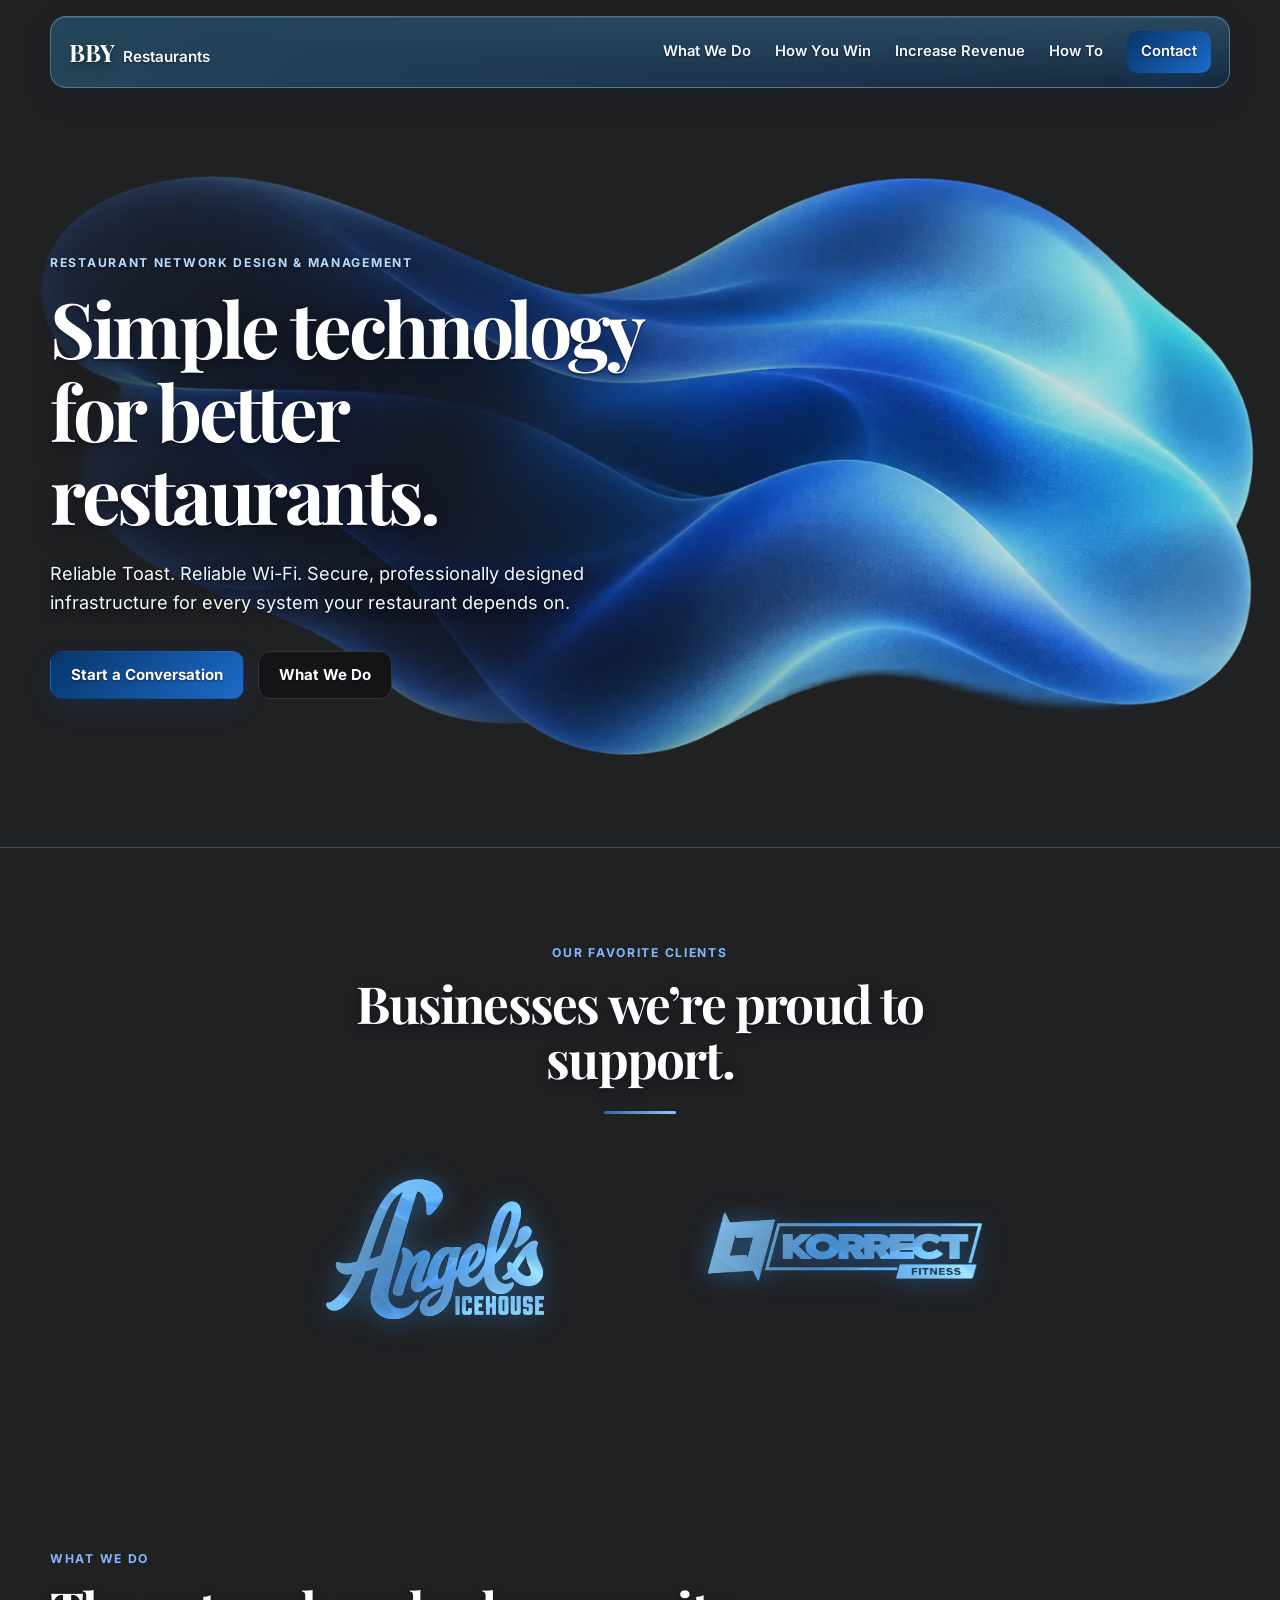
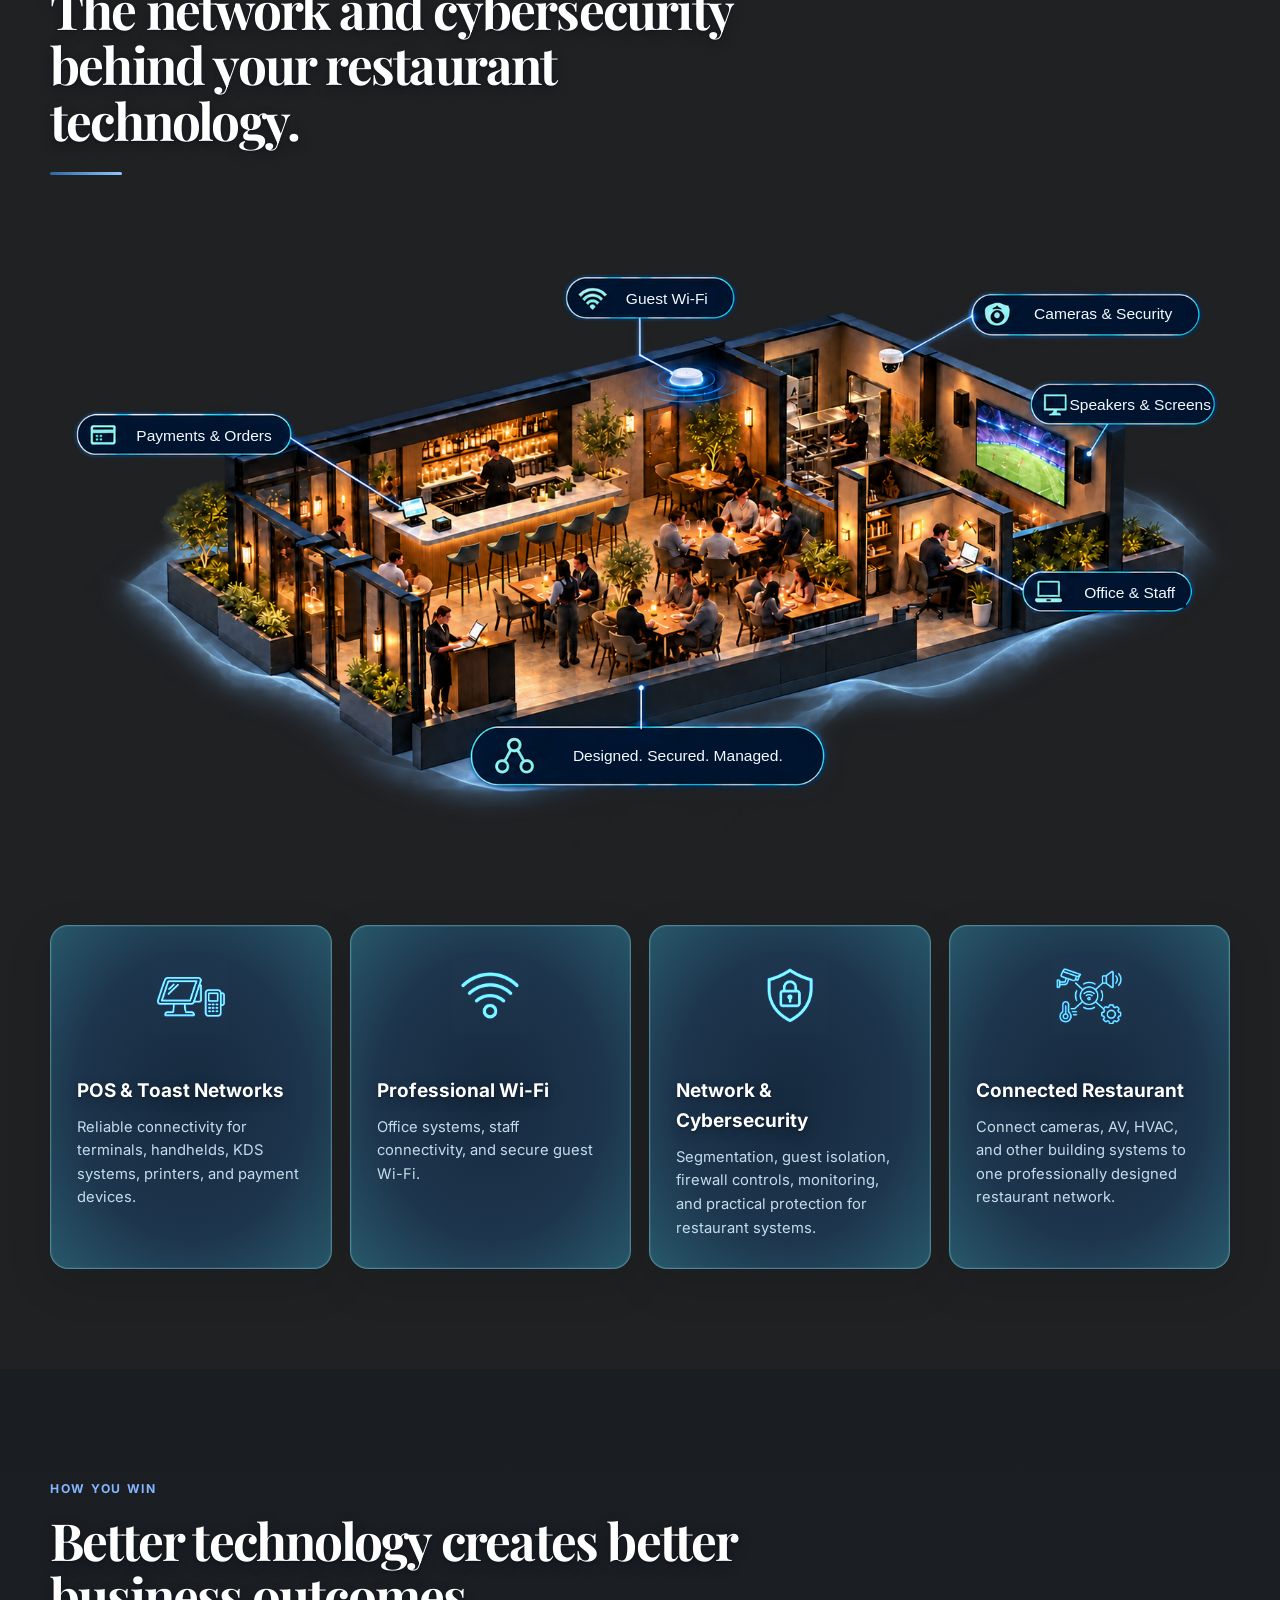
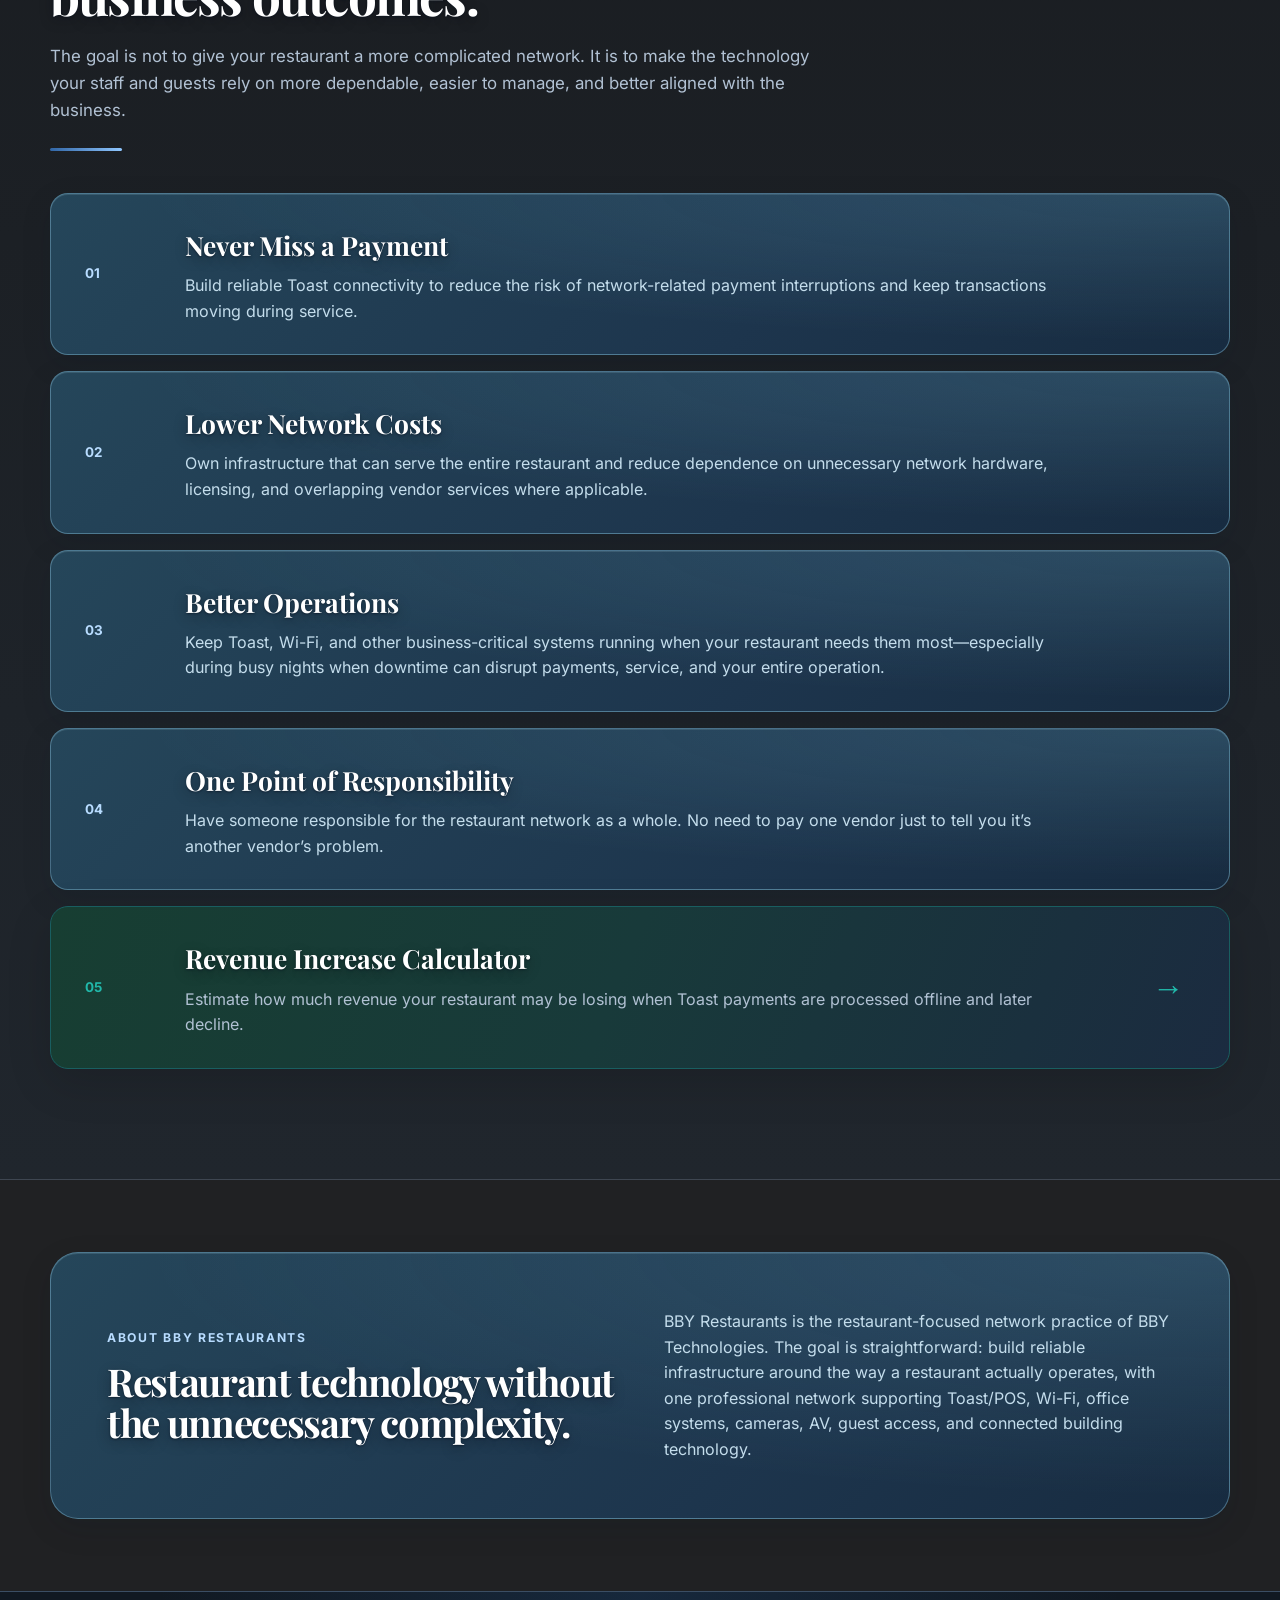
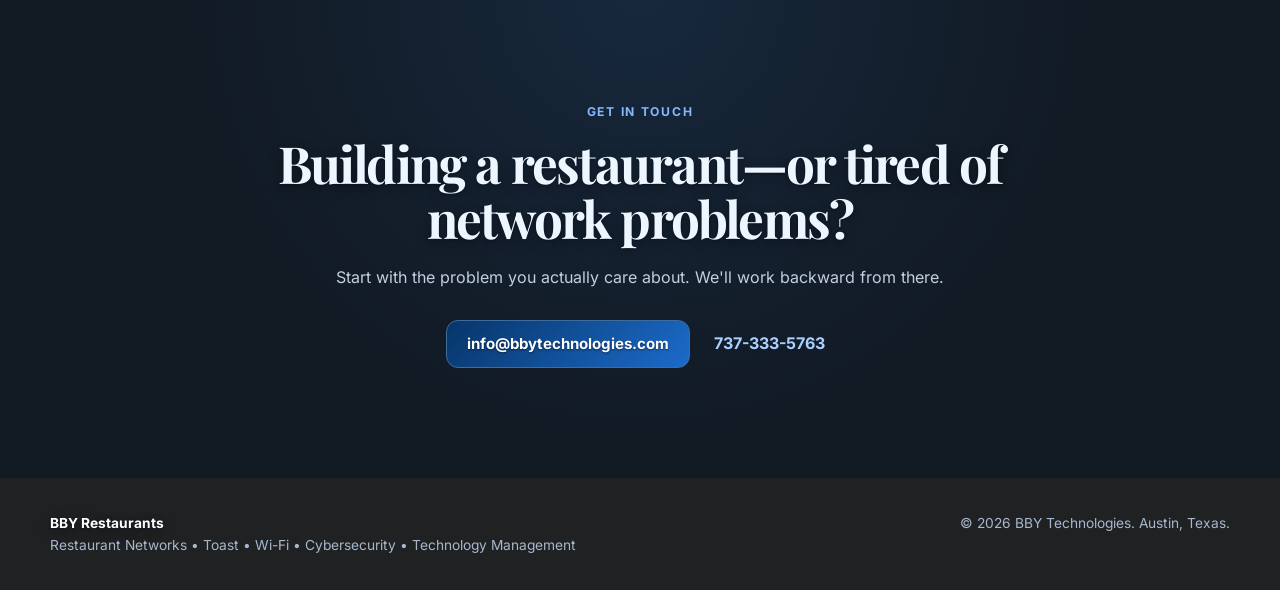
<file: index.html>
<!DOCTYPE html>
<html lang="en">
<head>
  <meta http-equiv="Content-Security-Policy" content="default-src 'none'; script-src 'self'; style-src 'self'; img-src 'self'; font-src 'self'; connect-src 'none'; object-src 'none'; base-uri 'none'; form-action 'none'; frame-src 'none'"><meta name="referrer" content="no-referrer"><meta charset="UTF-8" />
  <meta name="viewport" content="width=device-width, initial-scale=1.0" />
  <meta name="description" content="BBY Restaurants designs and manages reliable restaurant networks for POS, Wi-Fi, security, AV, office systems, and connected restaurant technology." />
  <title>BBY Restaurants | Restaurant Network Design & Management</title>
  <link rel="stylesheet" href="fonts.css"><link rel="stylesheet" href="styles.css" />
<meta name="theme-color" content="#202123"><link rel="stylesheet" href="dark.css"><noscript><link rel="stylesheet" href="no-script.css"></noscript></head>
<body>
  <header class="site-header">
    <a class="brand" href="index.html#top" aria-label="BBY Technologies home">
      <span class="brand-mark">BBY</span>
      <span class="brand-name">Restaurants <small class="brand-by">by BBY Technologies</small></span>
    </a>

    <button class="menu-button" type="button" aria-expanded="false" aria-controls="site-nav">Menu</button>

    <nav id="site-nav" class="site-nav" aria-label="Primary navigation">

      <a href="index.html#services">What We Do</a>
      <a href="index.html#how-you-win">How You Win</a>
      <a href="revenue-calculator.html">Increase Revenue</a>
      <a href="how-tos.html">How To</a>
      <a class="nav-contact" href="index.html#contact">Contact</a>
    </nav>
  </header>

  <main id="top">
    <section class="hero section-shell">
      <div class="hero-blob" aria-hidden="true">
        <img class="hero-aurora-art" src="assets--hero-aurora.webp" alt="" width="1440" height="810" decoding="async" fetchpriority="high" />
      </div>
      <div class="hero-copy reveal">
        <p class="eyebrow">Restaurant network design & management</p>
        <h1>Simple technology for better restaurants.</h1>
        <p class="hero-text">
          Reliable Toast. Reliable Wi-Fi. Secure, professionally designed infrastructure for every system your restaurant depends on.
        </p>
        <div class="hero-actions">
          <a class="button button-primary" href="#contact">Start a Conversation</a>
          <a class="button button-secondary" href="#services">What We Do</a>
        </div>
      </div>

    </section>

    <section class="content-section clients-section section-shell">
      <div class="section-heading centered reveal">
        <p class="eyebrow">Our Favorite Clients</p>
        <h2>Businesses we’re proud to support.</h2>
      </div>
      <div class="client-logo-grid reveal">
        <div class="client-logo-card"><span class="client-mark angels-mark"><img src="assets--Angels.webp" alt="Angel's Icehouse"  width="900" height="600" loading="lazy" decoding="async" /></span></div>
        <div class="client-logo-card"><span class="client-mark korrect-mark"><img class="korrect-logo" src="assets--Korrect.webp" alt="Korrect Fitness" width="800" height="204" loading="lazy" decoding="async" /></span></div>
      </div>
    </section>

    <section id="services" class="content-section section-shell">
      <div class="section-heading reveal">
        <p class="eyebrow">What we do</p>
        <h2>The network and cybersecurity behind your restaurant technology.</h2>
      </div>
      <div class="restaurant-network-graphic reveal">
        <a class="network-image-link" href="restaurant-diagram.html" target="_blank" rel="noopener" aria-label="View larger restaurant network graphic (opens in new tab)"><svg class="restored-network-diagram" viewBox="0 0 1670 942" role="img" aria-label="Connected restaurant: Payments and Orders, Guest Wi-Fi, Cameras and Security, Speakers and Screens, Office and Staff. Designed. Secured. Managed." xmlns="http://www.w3.org/2000/svg"><image href="assets--restaurant-original-preserved.png" width="1670" height="942"/><rect x="108" y="292" width="220" height="38" fill="#001430"/><text x="218.0" y="311.0" dominant-baseline="middle" text-anchor="middle" fill="#f4f9ff" font-family="Arial, Helvetica, sans-serif" font-size="22" font-weight="500">Payments &amp; Orders</text><rect x="804" y="99" width="138" height="37" fill="#001430"/><text x="873.0" y="117.5" dominant-baseline="middle" text-anchor="middle" fill="#f4f9ff" font-family="Arial, Helvetica, sans-serif" font-size="22" font-weight="500">Guest Wi-Fi</text><rect x="1374" y="119" width="233" height="40" fill="#001430"/><text x="1490.5" y="139.0" dominant-baseline="middle" text-anchor="middle" fill="#f4f9ff" font-family="Arial, Helvetica, sans-serif" font-size="22" font-weight="500">Cameras &amp; Security</text><rect x="1450" y="247" width="186" height="40" fill="#001430"/><text x="1543.0" y="267.0" dominant-baseline="middle" text-anchor="middle" fill="#f4f9ff" font-family="Arial, Helvetica, sans-serif" font-size="22" font-weight="500">Speakers &amp; Screens</text><rect x="1448" y="514" width="160" height="39" fill="#001430"/><text x="1528.0" y="533.5" dominant-baseline="middle" text-anchor="middle" fill="#f4f9ff" font-family="Arial, Helvetica, sans-serif" font-size="22" font-weight="500">Office &amp; Staff</text><rect x="706" y="745" width="365" height="39" fill="#001430"/><text x="888.5" y="764.5" dominant-baseline="middle" text-anchor="middle" fill="#f4f9ff" font-family="Arial, Helvetica, sans-serif" font-size="22" font-weight="500">Designed. Secured. Managed.</text></svg><span class="network-image-hint">View larger ↗</span></a>
      </div>

      <div class="pillar-grid">
        <article class="pillar-card reveal"><img class="service-image-icon" src="assets--toast_icon.webp" alt="POS and Toast icon"  width="324" height="216" loading="lazy" decoding="async" /><h3>POS &amp; Toast Networks</h3><p>Reliable connectivity for terminals, handhelds, KDS systems, printers, and payment devices.</p></article>
        <article class="pillar-card reveal"><img class="service-image-icon" src="assets--pro_wifi.webp" alt="Professional Wi-Fi icon"  width="324" height="216" loading="lazy" decoding="async" /><h3>Professional Wi-Fi</h3><p>Office systems, staff connectivity, and secure guest Wi-Fi.</p></article>
        <article class="pillar-card reveal"><img class="service-image-icon" src="assets--cybernetwork_icon.webp" alt="Network and cybersecurity icon"  width="324" height="216" loading="lazy" decoding="async" /><h3>Network &amp; Cybersecurity</h3><p>Segmentation, guest isolation, firewall controls, monitoring, and practical protection for restaurant systems.</p></article>
        <article class="pillar-card reveal"><img class="service-image-icon" src="assets--connectedrestaurant_icon.webp" alt="Connected restaurant icon"  width="324" height="216" loading="lazy" decoding="async" /><h3>Connected Restaurant</h3><p>Connect cameras, AV, HVAC, and other building systems to one professionally designed restaurant network.</p></article>
      </div>
    </section>



    <section id="how-you-win" class="content-section win-section">
      <div class="section-shell">
        <div class="section-heading reveal">
          <p class="eyebrow">How you win</p>
          <h2>Better technology creates better business outcomes.</h2>
          <p class="section-intro">The goal is not to give your restaurant a more complicated network. It is to make the technology your staff and guests rely on more dependable, easier to manage, and better aligned with the business.</p>
        </div>

        <div class="win-grid">
          <article class="win-card reveal">
            <span class="win-number">01</span>
            <div class="win-copy">
              <h3>Never Miss a Payment</h3>
              <p>Build reliable Toast connectivity to reduce the risk of network-related payment interruptions and keep transactions moving during service.</p>
            </div>
          </article>
          <article class="win-card reveal">
            <span class="win-number">02</span>
            <div class="win-copy">
              <h3>Lower Network Costs</h3>
              <p>Own infrastructure that can serve the entire restaurant and reduce dependence on unnecessary network hardware, licensing, and overlapping vendor services where applicable.</p>
            </div>
          </article>
          <article class="win-card reveal">
            <span class="win-number">03</span>
            <div class="win-copy">
              <h3>Better Operations</h3>
              <p>Keep Toast, Wi-Fi, and other business-critical systems running when your restaurant needs them most—especially during busy nights when downtime can disrupt payments, service, and your entire operation.</p>
            </div>
          </article>
          <article class="win-card reveal">
            <span class="win-number">04</span>
            <div class="win-copy">
              <h3>One Point of Responsibility</h3>
              <p>Have someone responsible for the restaurant network as a whole. No need to pay one vendor just to tell you it’s another vendor’s problem.</p>
            </div>
          </article>
          <a class="win-card win-card-link reveal" href="revenue-calculator.html">
            <span class="win-number">05</span>
            <div class="win-copy"><h3>Revenue Increase Calculator</h3><p>Estimate how much revenue your restaurant may be losing when Toast payments are processed offline and later decline.</p></div>
            <span class="win-arrow">→</span>
          </a>
        </div>
      </div>
    </section>





    <section id="about" class="content-section about-section section-shell">
      <div class="about-card reveal">
        <div>
          <p class="eyebrow">About BBY Restaurants</p>
          <h2>Restaurant technology without the unnecessary complexity.</h2>
        </div>
        <p>
          BBY Restaurants is the restaurant-focused network practice of BBY Technologies. The goal is straightforward: build reliable infrastructure around the way a restaurant actually operates, with one professional network supporting Toast/POS, Wi-Fi, office systems, cameras, AV, guest access, and connected building technology.
        </p>
      </div>
    </section>

    <section id="contact" class="contact-section">
      <div class="section-shell contact-inner reveal">
        <p class="eyebrow">Get in touch</p>
        <h2>Building a restaurant—or tired of network problems?</h2>
        <p>Start with the problem you actually care about. We'll work backward from there.</p>
        <div class="contact-actions">
          <a class="button button-light" href="mailto:info@bbytechnologies.com">info@bbytechnologies.com</a>
          <a class="text-link" href="tel:+17373335763">737-333-5763</a>
        </div>
      </div>
    </section>
  </main>

  <footer class="site-footer section-shell">
    <div>
      <strong>BBY Restaurants</strong>
      <p>Restaurant Networks • Toast • Wi-Fi • Cybersecurity • Technology Management</p>
    </div>
    <p>© <span id="year"></span> BBY Technologies. Austin, Texas.</p>
  </footer>

  <script src="script.js"></script>
</body>
</html>
</file>
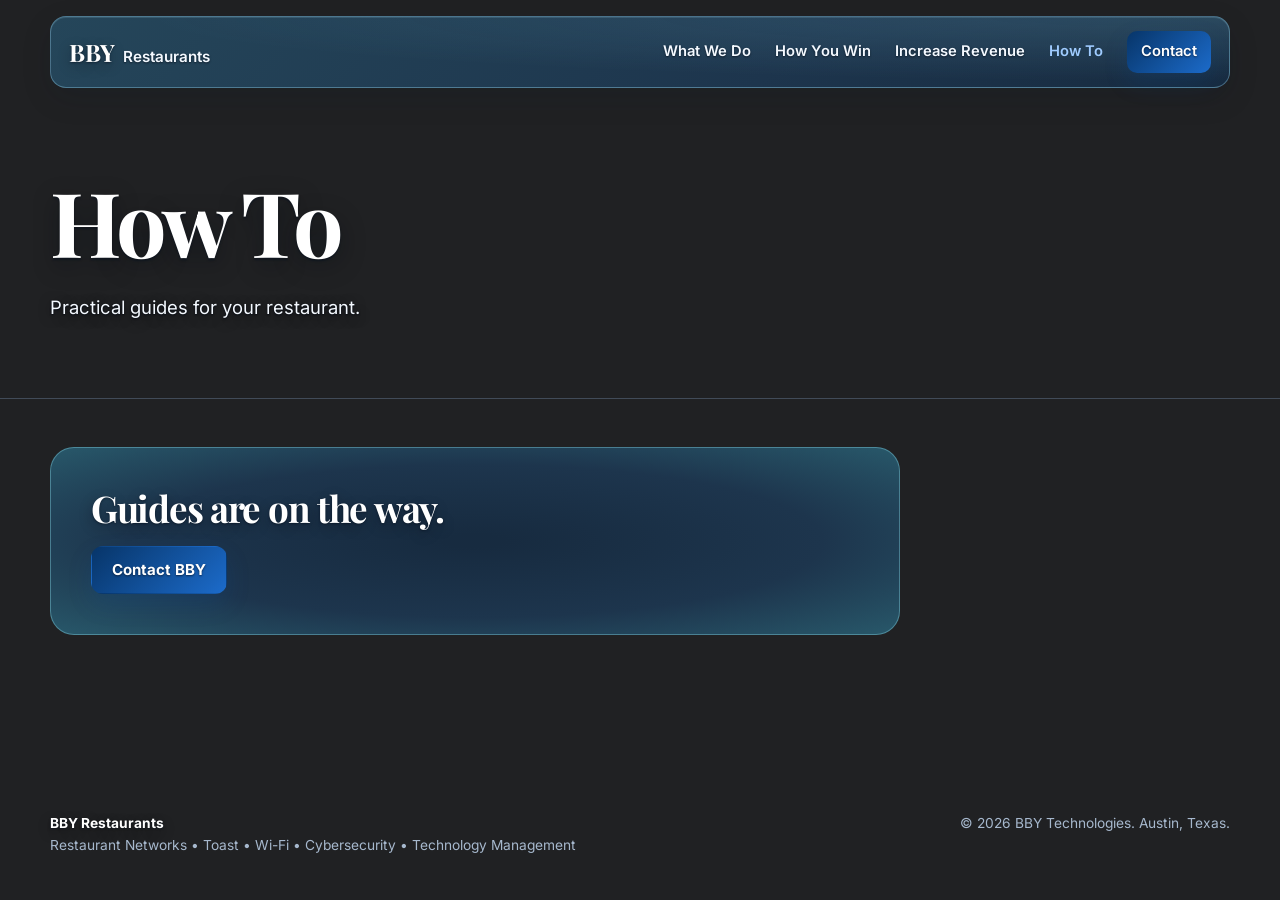
<file: how-tos.html>
<!DOCTYPE html><html lang="en"><head><meta http-equiv="Content-Security-Policy" content="default-src 'none'; script-src 'self'; style-src 'self'; img-src 'self'; font-src 'self'; connect-src 'none'; object-src 'none'; base-uri 'none'; form-action 'none'; frame-src 'none'"><meta name="referrer" content="no-referrer"><meta charset="UTF-8"><meta name="viewport" content="width=device-width,initial-scale=1.0"><meta name="description" content="Restaurant technology guides from BBY Restaurants."><title>How To | BBY Restaurants</title><link rel="stylesheet" href="fonts.css"><link rel="stylesheet" href="styles.css"><meta name="theme-color" content="#202123"><link rel="stylesheet" href="dark.css"><noscript><link rel="stylesheet" href="no-script.css"></noscript></head><body>
<header class="site-header"><a class="brand" href="index.html#top"><span class="brand-mark">BBY</span><span class="brand-name">Restaurants <small class="brand-by">by BBY Technologies</small></span></a><button class="menu-button" type="button" aria-expanded="false" aria-controls="site-nav">Menu</button><nav id="site-nav" class="site-nav" aria-label="Primary navigation"><a href="index.html#services">What We Do</a><a href="index.html#how-you-win">How You Win</a><a href="revenue-calculator.html">Increase Revenue</a><a class="active-nav-link" aria-current="page" href="how-tos.html">How To</a><a class="nav-contact" href="index.html#contact">Contact</a></nav></header>
<main id="top" class="how-tos-page section-shell"><section class="how-tos-heading"><div class="how-to-aurora" aria-hidden="true"><img src="assets--how-to-aurora-wide.webp" alt="" width="1440" height="484" decoding="async" fetchpriority="high"></div><h1>How To</h1><p class="how-tos-lead">Practical guides for your restaurant.</p></section><section class="how-tos-empty"><h2>Guides are on the way.</h2><a class="button button-primary" href="index.html#contact">Contact BBY</a></section></main><footer class="site-footer section-shell"><div><strong>BBY Restaurants</strong><p>Restaurant Networks • Toast • Wi-Fi • Cybersecurity • Technology Management</p></div><p>© <span id="year"></span> BBY Technologies. Austin, Texas.</p></footer><script src="script.js"></script></body></html>
</file>
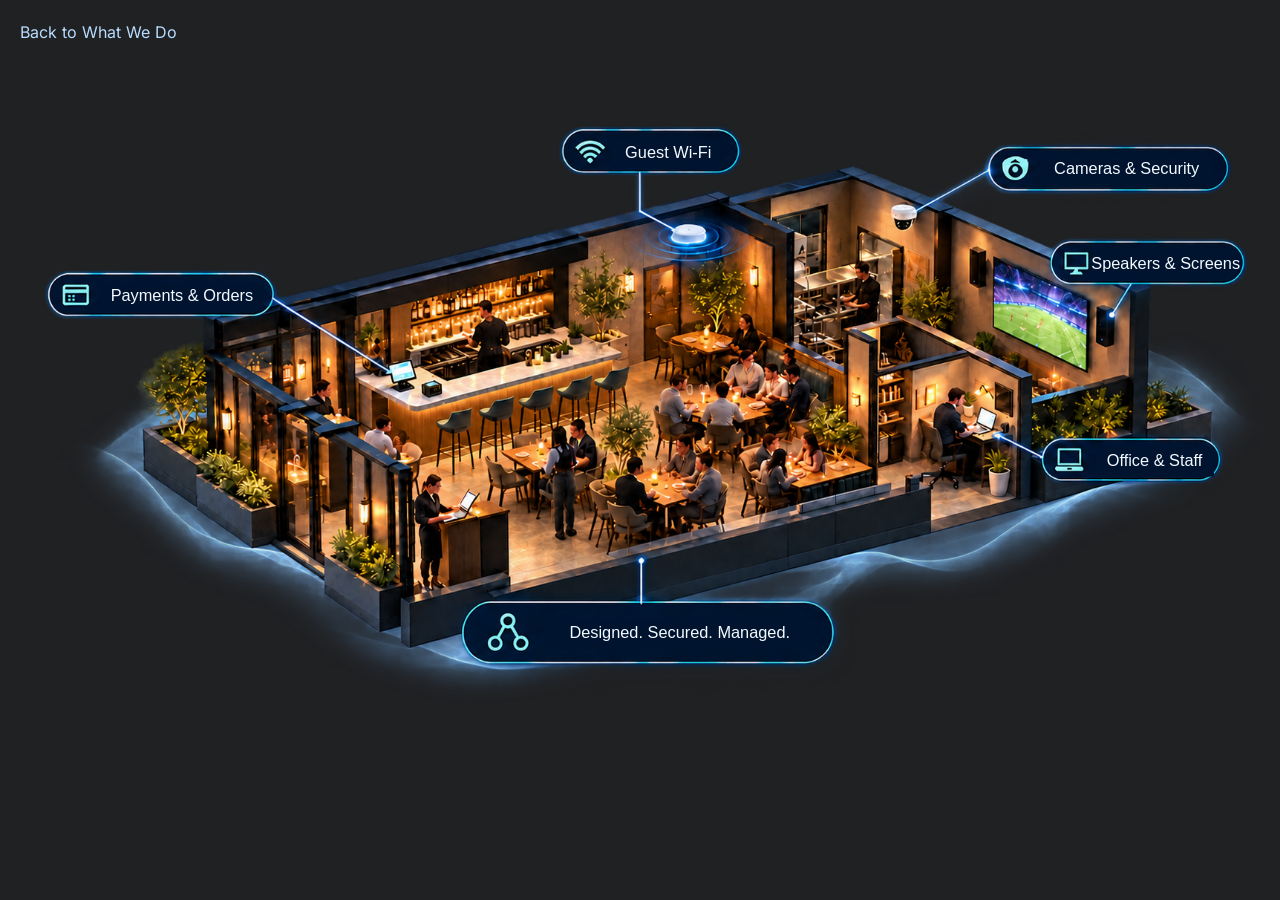
<file: restaurant-diagram.html>
<!DOCTYPE html><html lang="en"><head><meta http-equiv="Content-Security-Policy" content="default-src 'none'; script-src 'self'; style-src 'self'; img-src 'self'; font-src 'self'; connect-src 'none'; object-src 'none'; base-uri 'none'; form-action 'none'; frame-src 'none'"><meta name="referrer" content="no-referrer"><meta charset="UTF-8"><meta name="viewport" content="width=device-width,initial-scale=1.0"><meta name="description" content="Restaurant technology guides from BBY Restaurants."><title>Restaurant Network Graphic | BBY Restaurants</title><link rel="stylesheet" href="fonts.css"><link rel="stylesheet" href="styles.css"><meta name="theme-color" content="#202123"><link rel="stylesheet" href="dark.css"><noscript><link rel="stylesheet" href="no-script.css"></noscript></head><body class="diagram-view-page"><main><a class="diagram-back" href="index.html#services">Back to What We Do</a><svg class="restored-network-diagram" viewBox="0 0 1670 942" role="img" aria-label="Connected restaurant: Payments and Orders, Guest Wi-Fi, Cameras and Security, Speakers and Screens, Office and Staff. Designed. Secured. Managed." xmlns="http://www.w3.org/2000/svg"><image href="assets--restaurant-original-preserved.png" width="1670" height="942"/><rect x="108" y="292" width="220" height="38" fill="#001430"/><text x="218.0" y="311.0" dominant-baseline="middle" text-anchor="middle" fill="#f4f9ff" font-family="Arial, Helvetica, sans-serif" font-size="22" font-weight="500">Payments &amp; Orders</text><rect x="804" y="99" width="138" height="37" fill="#001430"/><text x="873.0" y="117.5" dominant-baseline="middle" text-anchor="middle" fill="#f4f9ff" font-family="Arial, Helvetica, sans-serif" font-size="22" font-weight="500">Guest Wi-Fi</text><rect x="1374" y="119" width="233" height="40" fill="#001430"/><text x="1490.5" y="139.0" dominant-baseline="middle" text-anchor="middle" fill="#f4f9ff" font-family="Arial, Helvetica, sans-serif" font-size="22" font-weight="500">Cameras &amp; Security</text><rect x="1450" y="247" width="186" height="40" fill="#001430"/><text x="1543.0" y="267.0" dominant-baseline="middle" text-anchor="middle" fill="#f4f9ff" font-family="Arial, Helvetica, sans-serif" font-size="22" font-weight="500">Speakers &amp; Screens</text><rect x="1448" y="514" width="160" height="39" fill="#001430"/><text x="1528.0" y="533.5" dominant-baseline="middle" text-anchor="middle" fill="#f4f9ff" font-family="Arial, Helvetica, sans-serif" font-size="22" font-weight="500">Office &amp; Staff</text><rect x="706" y="745" width="365" height="39" fill="#001430"/><text x="888.5" y="764.5" dominant-baseline="middle" text-anchor="middle" fill="#f4f9ff" font-family="Arial, Helvetica, sans-serif" font-size="22" font-weight="500">Designed. Secured. Managed.</text></svg></main></body></html>
</file>
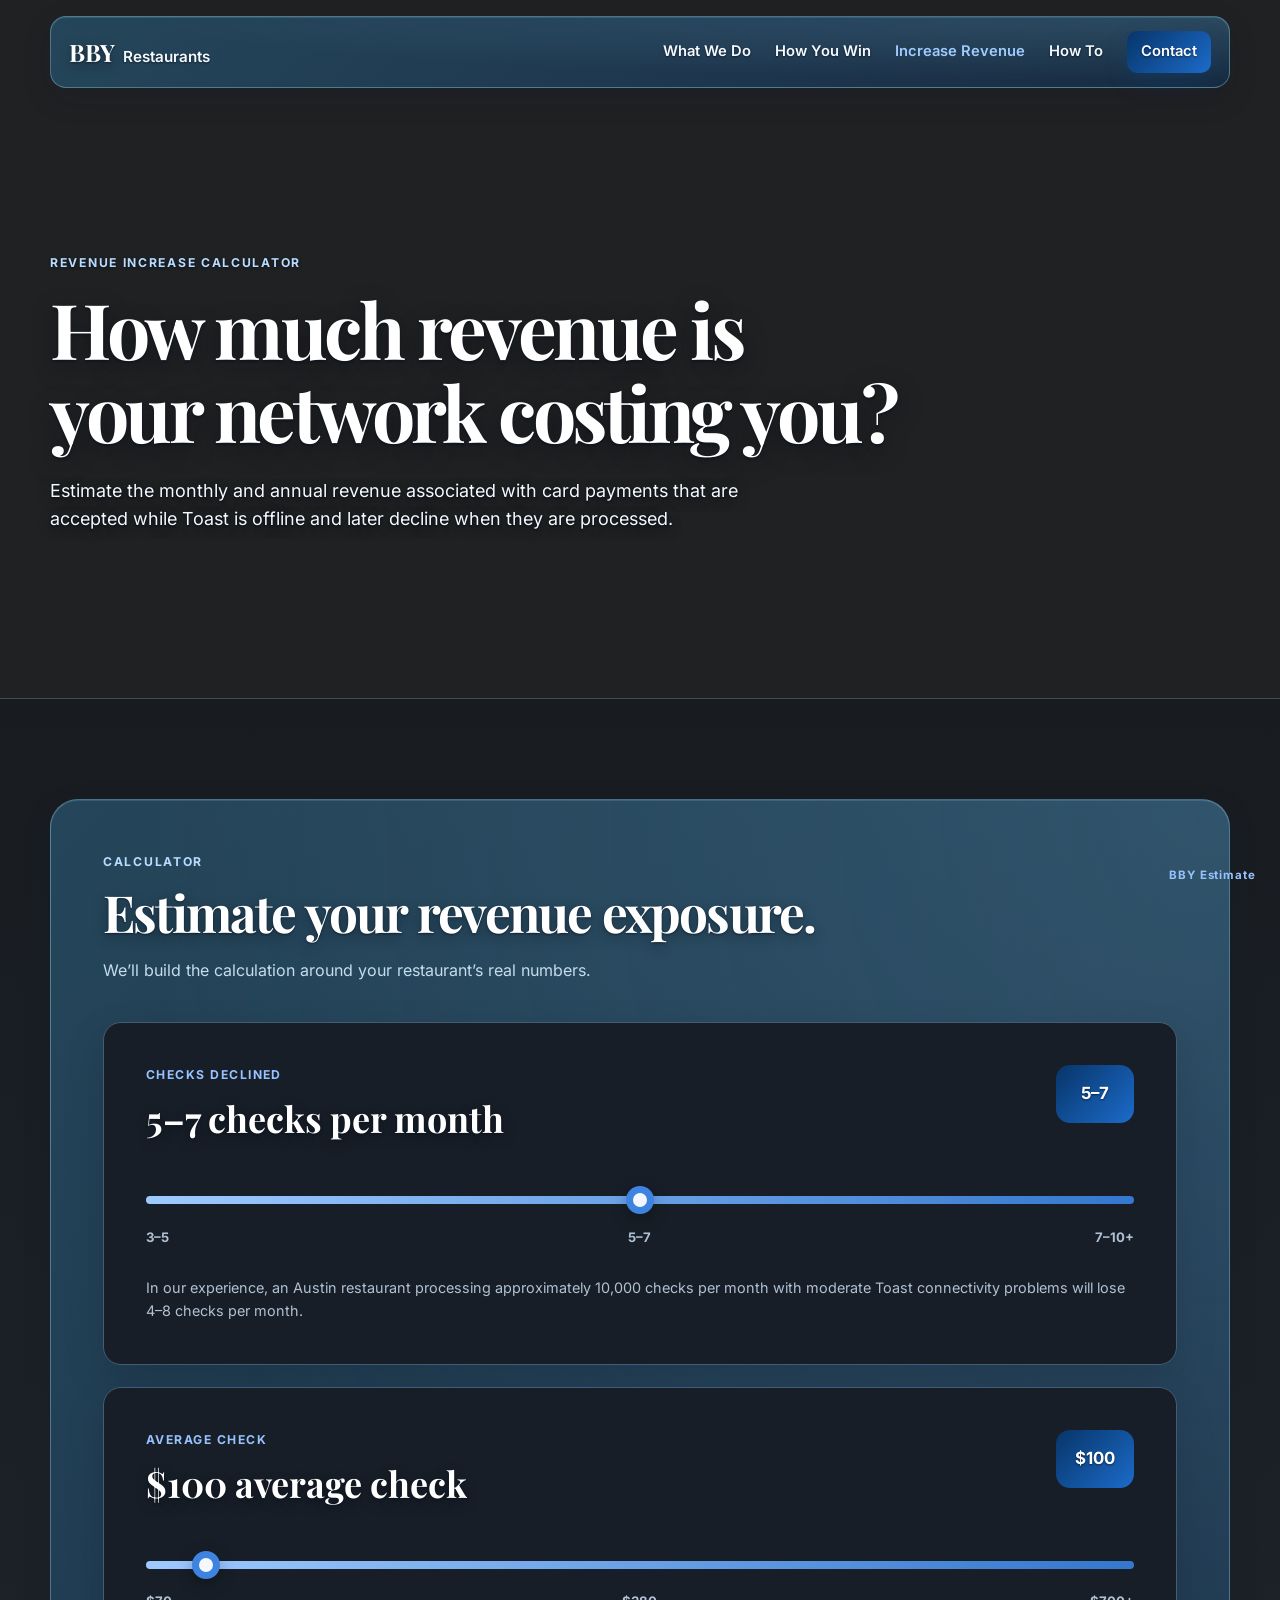
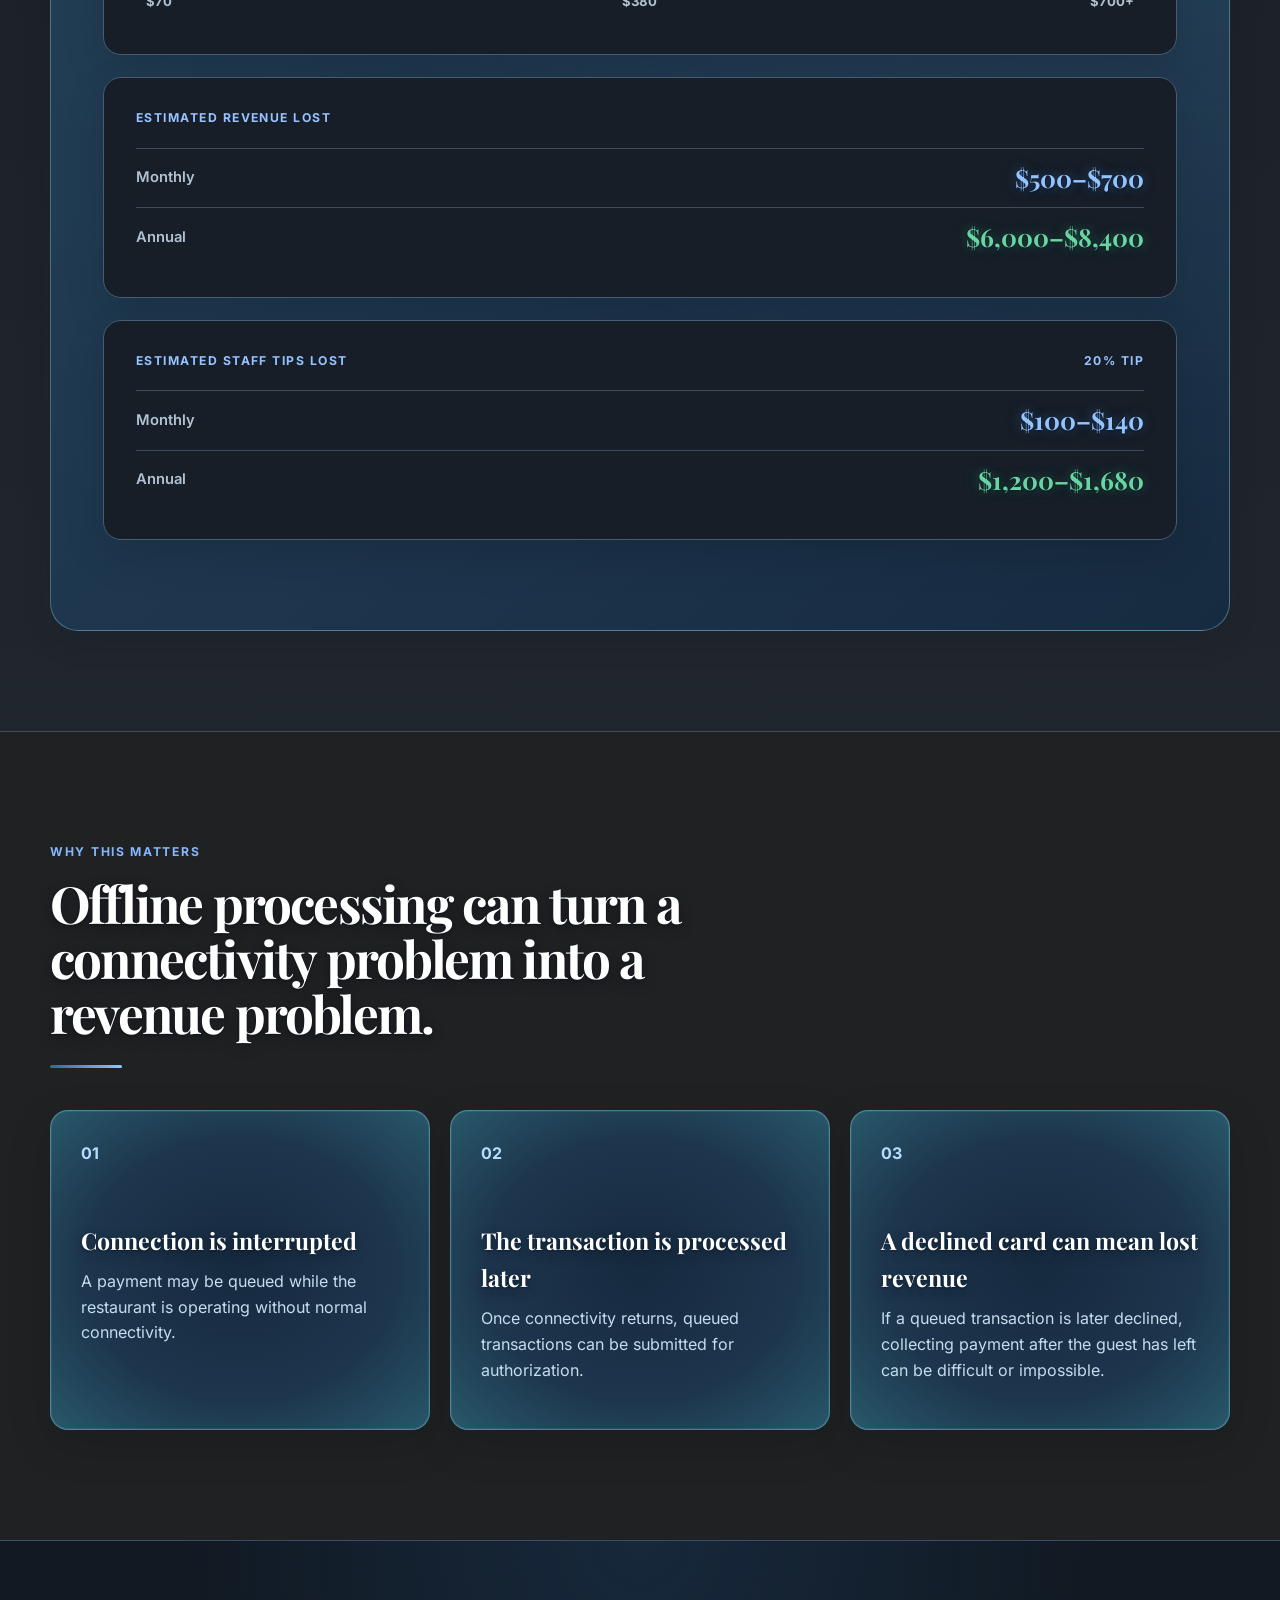
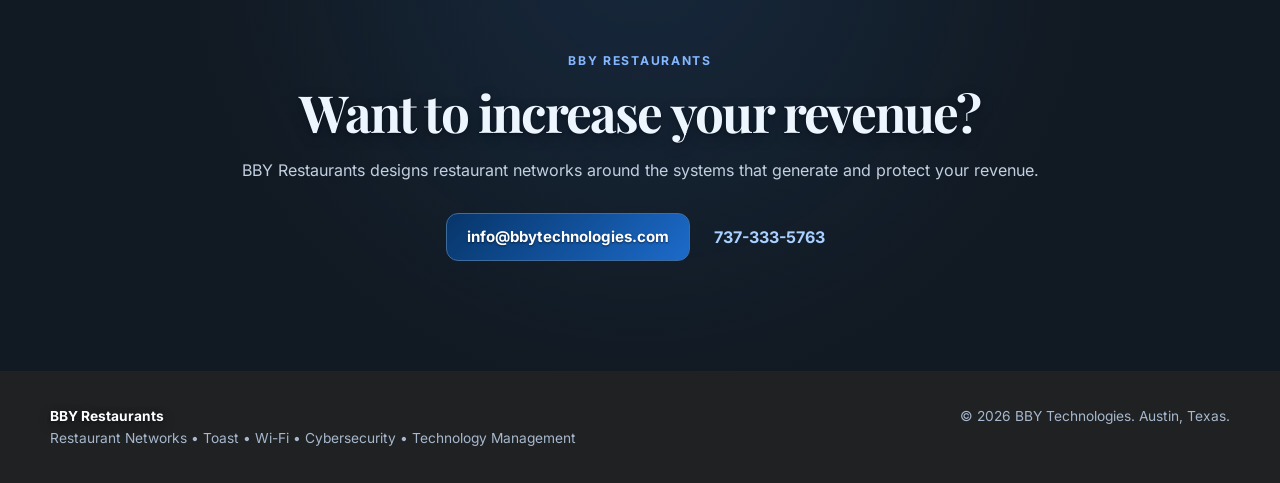
<file: revenue-calculator.html>
<!DOCTYPE html><html lang="en"><head><meta http-equiv="Content-Security-Policy" content="default-src 'none'; script-src 'self'; style-src 'self'; img-src 'self'; font-src 'self'; connect-src 'none'; object-src 'none'; base-uri 'none'; form-action 'none'; frame-src 'none'"><meta name="referrer" content="no-referrer"><meta charset="UTF-8"><meta name="viewport" content="width=device-width,initial-scale=1.0"><meta name="description" content="Estimate restaurant revenue lost from Toast payments processed offline and later declined."><title>Revenue Increase Calculator | BBY Restaurants</title><link rel="stylesheet" href="fonts.css"><link rel="stylesheet" href="styles.css"><meta name="theme-color" content="#202123"><link rel="stylesheet" href="dark.css"><noscript><link rel="stylesheet" href="no-script.css"></noscript></head><body>
<header class="site-header"><a class="brand" href="index.html#top"><span class="brand-mark">BBY</span><span class="brand-name">Restaurants <small class="brand-by">by BBY Technologies</small></span></a><button class="menu-button" type="button" aria-expanded="false" aria-controls="site-nav">Menu</button><nav id="site-nav" class="site-nav" aria-label="Primary navigation"><a href="index.html#services">What We Do</a><a href="index.html#how-you-win">How You Win</a><a class="active-nav-link" aria-current="page" href="revenue-calculator.html">Increase Revenue</a><a href="how-tos.html">How To</a><a class="nav-contact" href="index.html#contact">Contact</a></nav></header>
<main class="calculator-page"><section class="calculator-hero section-shell"><div class="calculator-aurora" aria-hidden="true"><img src="assets--revenue-aurora.webp" alt="" width="1440" height="810" decoding="async" fetchpriority="high"></div><div class="reveal"><p class="eyebrow">Revenue Increase Calculator</p><h1>How much revenue is your network costing you?</h1><p class="calculator-lead">Estimate the monthly and annual revenue associated with card payments that are accepted while Toast is offline and later decline when they are processed.</p></div></section>
<section class="calculator-section"><div class="section-shell"><div class="calculator-shell reveal"><div class="calculator-intro"><p class="eyebrow">Calculator</p><h2>Estimate your revenue exposure.</h2><p>We’ll build the calculation around your restaurant’s real numbers.</p></div><div class="calculator-control-panel">
            <div class="calculator-control-heading"><div><p class="calculator-control-label">Checks Declined</p><h3 id="declined-range-display">5–7 checks per month</h3></div><div class="calculator-value-badge" id="declined-badge">5–7</div></div>
            <div class="calculator-slider-wrap">
              <input id="declined-slider" class="calculator-slider" type="range" min="0" max="2" step="1" value="1" aria-label="Checks declined per month" aria-describedby="declined-range-display" />
              <div class="calculator-slider-labels" aria-hidden="true"><span>3–5</span><span>5–7</span><span>7–10+</span></div>
            </div>
            <p class="calculator-control-help">In our experience, an Austin restaurant processing approximately 10,000 checks per month with moderate Toast connectivity problems will lose 4–8 checks per month.</p><span class="bby-estimate-label">BBY Estimate</span>
          </div>
          <div class="calculator-control-panel average-check-panel">
            <div class="calculator-control-heading">
              <div><p class="calculator-control-label">Average Check</p><h3 id="average-check-display">$100 average check</h3></div>
              <div class="calculator-value-badge" id="average-check-badge">$100</div>
            </div>
            <div class="calculator-slider-wrap">
              <input id="average-check-slider" class="calculator-slider" type="range" min="70" max="700" step="10" value="100" aria-label="Average check size" aria-describedby="average-check-display" />
              <div class="calculator-slider-labels average-check-labels" aria-hidden="true"><span>$70</span><span>$380</span><span>$700+</span></div>
            </div>
          </div><div class="revenue-results-panel" aria-live="polite">
            <p class="calculator-control-label">Estimated Revenue Lost</p>
            <div class="revenue-result">
              <span>Monthly</span>
              <strong id="monthly-revenue-lost">$500–$700</strong>
            </div>
            <div class="revenue-result">
              <span>Annual</span>
              <strong id="annual-revenue-lost">$6,000–$8,400</strong>
            </div>
          </div>

          <div class="revenue-results-panel tips-results-panel" aria-live="polite">
            <div class="tips-results-heading"><p class="calculator-control-label">Estimated Staff Tips Lost</p><span>20% TIP</span></div>
            <div class="revenue-result"><span>Monthly</span><strong id="monthly-tips-lost">$100–$140</strong></div>
            <div class="revenue-result"><span>Annual</span><strong id="annual-tips-lost">$1,200–$1,680</strong></div>
          </div><p></p></div></div></div></section>
<section class="calculator-explainer section-shell"><div class="section-heading reveal"><p class="eyebrow">Why this matters</p><h2>Offline processing can turn a connectivity problem into a revenue problem.</h2></div><div class="calculator-explainer-grid"><article class="reveal"><span>01</span><h3>Connection is interrupted</h3><p>A payment may be queued while the restaurant is operating without normal connectivity.</p></article><article class="reveal"><span>02</span><h3>The transaction is processed later</h3><p>Once connectivity returns, queued transactions can be submitted for authorization.</p></article><article class="reveal"><span>03</span><h3>A declined card can mean lost revenue</h3><p>If a queued transaction is later declined, collecting payment after the guest has left can be difficult or impossible.</p></article></div></section>
<section class="contact-section calculator-contact"><div class="section-shell contact-inner reveal"><p class="eyebrow">BBY Restaurants</p><h2>Want to increase your revenue?</h2><p>BBY Restaurants designs restaurant networks around the systems that generate and protect your revenue.</p><div class="contact-actions"><a class="button button-light" href="mailto:info@bbytechnologies.com">info@bbytechnologies.com</a><a class="text-link" href="tel:+17373335763">737-333-5763</a></div></div></section></main>
<footer class="site-footer section-shell"><div><strong>BBY Restaurants</strong><p>Restaurant Networks • Toast • Wi-Fi • Cybersecurity • Technology Management</p></div><p>© <span id="year"></span> BBY Technologies. Austin, Texas.</p></footer><script src="script.js"></script></body></html>
</file>
<file: fonts.css>
/* Self-hosted Google Fonts, SIL Open Font License. See font-licenses--Inter-OFL.txt and font-licenses--Playfair-Display-OFL.txt. */
@font-face {
  font-family: 'Inter';
  font-style: normal;
  font-weight: 400;
  font-display: swap;
  src: url(fonts--inter-latin.woff2) format('woff2');
  unicode-range: U+0000-00FF, U+0131, U+0152-0153, U+02BB-02BC, U+02C6, U+02DA, U+02DC, U+0304, U+0308, U+0329, U+2000-206F, U+20AC, U+2122, U+2191, U+2193, U+2212, U+2215, U+FEFF, U+FFFD;
}
@font-face {
  font-family: 'Inter';
  font-style: normal;
  font-weight: 500;
  font-display: swap;
  src: url(fonts--inter-latin.woff2) format('woff2');
  unicode-range: U+0000-00FF, U+0131, U+0152-0153, U+02BB-02BC, U+02C6, U+02DA, U+02DC, U+0304, U+0308, U+0329, U+2000-206F, U+20AC, U+2122, U+2191, U+2193, U+2212, U+2215, U+FEFF, U+FFFD;
}
@font-face {
  font-family: 'Inter';
  font-style: normal;
  font-weight: 600;
  font-display: swap;
  src: url(fonts--inter-latin.woff2) format('woff2');
  unicode-range: U+0000-00FF, U+0131, U+0152-0153, U+02BB-02BC, U+02C6, U+02DA, U+02DC, U+0304, U+0308, U+0329, U+2000-206F, U+20AC, U+2122, U+2191, U+2193, U+2212, U+2215, U+FEFF, U+FFFD;
}
@font-face {
  font-family: 'Inter';
  font-style: normal;
  font-weight: 700;
  font-display: swap;
  src: url(fonts--inter-latin.woff2) format('woff2');
  unicode-range: U+0000-00FF, U+0131, U+0152-0153, U+02BB-02BC, U+02C6, U+02DA, U+02DC, U+0304, U+0308, U+0329, U+2000-206F, U+20AC, U+2122, U+2191, U+2193, U+2212, U+2215, U+FEFF, U+FFFD;
}
@font-face {
  font-family: 'Playfair Display';
  font-style: normal;
  font-weight: 600;
  font-display: swap;
  src: url(fonts--playfair-latin.woff2) format('woff2');
  unicode-range: U+0000-00FF, U+0131, U+0152-0153, U+02BB-02BC, U+02C6, U+02DA, U+02DC, U+0304, U+0308, U+0329, U+2000-206F, U+20AC, U+2122, U+2191, U+2193, U+2212, U+2215, U+FEFF, U+FFFD;
}
@font-face {
  font-family: 'Playfair Display';
  font-style: normal;
  font-weight: 700;
  font-display: swap;
  src: url(fonts--playfair-latin.woff2) format('woff2');
  unicode-range: U+0000-00FF, U+0131, U+0152-0153, U+02BB-02BC, U+02C6, U+02DA, U+02DC, U+0304, U+0308, U+0329, U+2000-206F, U+20AC, U+2122, U+2191, U+2193, U+2212, U+2215, U+FEFF, U+FFFD;
}
</file>
<file: styles.css>
:root {
  --navy-950: #03162f;
  --navy-900: #061f42;
  --navy-800: #0a2d59;
  --blue-600: #1f72d6;
  --blue-400: #58a9ff;
  --blue-300: #83c4ff;
  --blue-gradient: linear-gradient(135deg, var(--navy-900), var(--blue-600));
  --blue-gradient-soft: linear-gradient(135deg, rgba(31, 114, 214, 0.10), rgba(88, 169, 255, 0.22));
  --ice: #e9f3ff;
  --white: #ffffff;
  --ink: #0b1b2f;
  --slate: #526173;
  --line: rgba(10, 45, 89, 0.14);
  --shadow: 0 24px 70px rgba(3, 22, 47, 0.12);
  --radius-lg: 28px;
  --radius-md: 18px;
  --max-width: 1180px;
}

* {
  box-sizing: border-box;
}

html {
  scroll-behavior: smooth;
}

body {
  margin: 0;
  font-family: "Inter", sans-serif;
  color: var(--ink);
  background: #f7f9fc;
  line-height: 1.6;
}

img {
  display: block;
  max-width: 100%;
}

a {
  color: inherit;
  text-decoration: none;
}

button,
a {
  -webkit-tap-highlight-color: transparent;
}

.section-shell {
  width: min(calc(100% - 40px), var(--max-width));
  margin-inline: auto;
}

.site-header {
  position: sticky;
  top: 0;
  z-index: 20;
  display: flex;
  align-items: center;
  justify-content: space-between;
  width: min(calc(100% - 40px), var(--max-width));
  margin: 16px auto 0;
  padding: 14px 18px;
  background: rgba(247, 249, 252, 0.88);
  border: 1px solid rgba(255, 255, 255, 0.75);
  border-radius: 16px;
  box-shadow: 0 10px 30px rgba(3, 22, 47, 0.08);
  backdrop-filter: blur(18px);
}

.brand {
  display: flex;
  align-items: baseline;
  gap: 8px;
}

.brand-mark {
  font-family: "Playfair Display", serif;
  font-size: 1.5rem;
  font-weight: 700;
  color: var(--navy-900);
}

.brand-name {
  font-size: 0.95rem;
  font-weight: 600;
  color: var(--slate);
}

.site-nav {
  display: flex;
  align-items: center;
  gap: 24px;
  font-size: 0.92rem;
  font-weight: 600;
}

.site-nav a {
  transition: color 180ms ease;
}

.site-nav a:hover {
  color: var(--blue-600);
}

.nav-contact {
  padding: 9px 14px;
  color: var(--white);
  background: var(--blue-gradient);
  border-radius: 10px;
  box-shadow: 0 8px 20px rgba(31, 114, 214, 0.18);
}

.nav-contact:hover {
  color: var(--white) !important;
  background: var(--blue-600);
}

.menu-button {
  display: none;
  border: 0;
  background: transparent;
  color: var(--navy-900);
  font: inherit;
  font-weight: 700;
}

.hero {
  position: relative;
  display: grid;
  grid-template-columns: minmax(0, 760px) 1fr;
  align-items: center;
  gap: 48px;
  min-height: 760px;
  padding-block: 96px 80px;
  isolation: isolate;
}

.hero::before {
  content: "";
  position: absolute;
  top: 8%;
  right: -10%;
  bottom: 6%;
  width: 62%;
  z-index: -2;
  background:
    radial-gradient(circle at 58% 42%, rgba(88, 169, 255, 0.34), transparent 34%),
    radial-gradient(circle at 72% 60%, rgba(31, 114, 214, 0.16), transparent 48%);
  filter: blur(10px);
}

.hero::after {
  content: "";
  position: absolute;
  right: 4%;
  top: 23%;
  width: 300px;
  height: 300px;
  z-index: -1;
  border: 1px solid rgba(31, 114, 214, 0.08);
  border-radius: 50%;
  background: rgba(255, 255, 255, 0.18);
  box-shadow: inset 0 0 80px rgba(88, 169, 255, 0.10);
}

.hero-copy {
  position: relative;
  z-index: 2;
}

.hero-brand-mark {
  position: absolute;
  right: 8.5%;
  top: 31%;
  z-index: 0;
  width: 190px;
  opacity: 0.34;
  pointer-events: none;
}

.hero-brand-mark img {
  width: 100%;
  filter: saturate(0.8) drop-shadow(0 18px 34px rgba(3, 22, 47, 0.08));
}

.eyebrow {
  margin: 0 0 14px;
  color: var(--blue-600);
  font-size: 0.76rem;
  font-weight: 700;
  letter-spacing: 0.14em;
  text-transform: uppercase;
}

h1,
h2,
h3,
p {
  margin-top: 0;
}

h1,
h2 {
  font-family: "Playfair Display", serif;
  color: var(--navy-950);
  line-height: 1.08;
}

h1 {
  max-width: 690px;
  margin-bottom: 24px;
  font-size: clamp(3.25rem, 6vw, 5.8rem);
  letter-spacing: -0.045em;
}

h2 {
  max-width: 760px;
  margin-bottom: 18px;
  font-size: clamp(2.3rem, 4vw, 4rem);
  letter-spacing: -0.035em;
}

h3 {
  margin-bottom: 10px;
  color: var(--navy-900);
  font-size: 1.32rem;
}

.hero-text {
  max-width: 620px;
  margin-bottom: 34px;
  color: var(--slate);
  font-size: 1.13rem;
}

.hero-actions,
.contact-actions {
  display: flex;
  flex-wrap: wrap;
  align-items: center;
  gap: 14px;
}

.button {
  display: inline-flex;
  align-items: center;
  justify-content: center;
  min-height: 48px;
  padding: 0 20px;
  border: 1px solid transparent;
  border-radius: 12px;
  font-size: 0.94rem;
  font-weight: 700;
  transition: transform 180ms ease, box-shadow 180ms ease, background 180ms ease;
}

.button:hover {
  transform: translateY(-2px);
}

.button-primary {
  color: var(--white);
  background: var(--blue-gradient);
  box-shadow: 0 12px 28px rgba(31, 114, 214, 0.24);
}

.button-secondary {
  color: var(--navy-900);
  background: var(--white);
  border-color: var(--line);
}

.content-section {
  padding-block: 110px;
}

.section-heading {
  margin-bottom: 42px;
}

.section-heading h2 {
  margin-bottom: 0;
}

.section-heading::after {
  content: "";
  display: block;
  width: 72px;
  height: 3px;
  margin-top: 24px;
  border-radius: 999px;
  background: linear-gradient(90deg, var(--navy-900), var(--blue-400));
}

.pillar-grid,
.project-grid {
  display: grid;
  grid-template-columns: repeat(3, 1fr);
  gap: 20px;
}

.pillar-card,
.project-card {
  min-height: 260px;
  padding: 30px;
  background: linear-gradient(160deg, var(--white) 70%, rgba(88, 169, 255, 0.10));
  border: 1px solid var(--line);
  border-radius: var(--radius-md);
  box-shadow: 0 14px 45px rgba(3, 22, 47, 0.06);
  transition: transform 180ms ease, box-shadow 180ms ease, border-color 180ms ease;
}

.pillar-card:hover,
.project-card:hover {
  transform: translateY(-5px);
  border-color: rgba(31, 114, 214, 0.3);
  box-shadow: 0 22px 52px rgba(3, 22, 47, 0.1);
}

.card-number {
  display: inline-block;
  margin-bottom: 66px;
  color: var(--blue-600);
  font-size: 0.84rem;
  font-weight: 700;
}

.pillar-card p,
.project-card p,
.process-step p,
.about-card > p {
  margin-bottom: 0;
  color: var(--slate);
}

.process-section {
  color: var(--white);
  background:
    radial-gradient(circle at 85% 15%, rgba(88, 169, 255, 0.18), transparent 34%),
    linear-gradient(145deg, var(--navy-950), var(--navy-800));
}

.process-section h2,
.process-section h3 {
  color: var(--white);
}

.process-section .eyebrow {
  color: var(--blue-400);
}

.process-grid {
  display: grid;
  gap: 14px;
}

.process-step {
  display: grid;
  grid-template-columns: 62px 1fr;
  gap: 22px;
  padding: 28px;
  background: rgba(255, 255, 255, 0.06);
  border: 1px solid rgba(255, 255, 255, 0.1);
  border-radius: var(--radius-md);
}

.process-step > span {
  display: grid;
  width: 46px;
  height: 46px;
  place-items: center;
  color: var(--navy-950);
  background: var(--ice);
  border-radius: 50%;
  font-weight: 800;
}

.process-step p {
  max-width: 760px;
  color: rgba(255, 255, 255, 0.72);
}

.project-card {
  min-height: 200px;
  background: linear-gradient(180deg, var(--white), #f0f6fd);
}

.about-section {
  padding-top: 40px;
}

.about-card {
  display: grid;
  grid-template-columns: 0.9fr 1.1fr;
  gap: 70px;
  align-items: end;
  padding: 56px;
  background:
    linear-gradient(145deg, rgba(255, 255, 255, 0.48), rgba(255, 255, 255, 0)),
    var(--blue-gradient-soft);
  border: 1px solid rgba(31, 114, 214, 0.12);
  border-radius: var(--radius-lg);
}

.about-card h2 {
  margin-bottom: 0;
  font-size: clamp(2.1rem, 3vw, 3.2rem);
}

.contact-section {
  margin-top: 80px;
  padding-block: 110px;
  color: var(--white);
  background:
    radial-gradient(circle at 50% 0%, rgba(31, 114, 214, 0.20), transparent 42%),
    var(--navy-950);
}

.contact-inner {
  text-align: center;
}

.contact-inner h2 {
  margin-inline: auto;
  color: var(--white);
}

.contact-inner > p:not(.eyebrow) {
  margin-bottom: 30px;
  color: rgba(255, 255, 255, 0.72);
}

.contact-actions {
  justify-content: center;
}

.button-light {
  color: var(--navy-950);
  background: var(--white);
}

.text-link {
  padding: 10px;
  color: var(--blue-400);
  font-weight: 700;
}

.contact-inner small {
  display: block;
  margin-top: 24px;
  color: rgba(255, 255, 255, 0.45);
}

.site-footer {
  display: flex;
  justify-content: space-between;
  gap: 30px;
  padding-block: 34px;
  color: var(--slate);
  font-size: 0.86rem;
}

.site-footer strong {
  color: var(--navy-900);
}

.site-footer p {
  margin-bottom: 0;
}

.reveal {
  opacity: 0;
  transform: translateY(18px);
  transition: opacity 600ms ease, transform 600ms ease;
}

.reveal.visible {
  opacity: 1;
  transform: translateY(0);
}

@media (max-width: 860px) {
  .menu-button {
    display: block;
  }

  .site-nav {
    position: absolute;
    top: calc(100% + 8px);
    right: 0;
    left: 0;
    display: none;
    flex-direction: column;
    align-items: stretch;
    gap: 6px;
    padding: 14px;
    background: var(--white);
    border: 1px solid var(--line);
    border-radius: 14px;
    box-shadow: var(--shadow);
  }

  .site-nav.open {
    display: flex;
  }

  .site-nav a {
    padding: 10px;
  }

  .hero {
    grid-template-columns: 1fr;
    gap: 46px;
    min-height: auto;
    padding-top: 88px;
  }

  .hero-visual {
    max-width: 680px;
  }

  .pillar-grid,
  .project-grid,
  .about-card {
    grid-template-columns: 1fr;
  }

  .about-card {
    gap: 24px;
    padding: 38px;
  }
}

@media (max-width: 560px) {
  .section-shell,
  .site-header {
    width: min(calc(100% - 24px), var(--max-width));
  }

  .brand-name {
    display: none;
  }

  h1 {
    font-size: 3.3rem;
  }

  .hero {
    padding-block: 66px;
  }

  .content-section,
  .contact-section {
    padding-block: 78px;
  }

  .pillar-card,
  .project-card,
  .process-step {
    padding: 24px;
  }

  .process-step {
    grid-template-columns: 1fr;
  }

  .card-number {
    margin-bottom: 42px;
  }

  .site-footer {
    flex-direction: column;
  }
}

@media (prefers-reduced-motion: reduce) {
  html {
    scroll-behavior: auto;
  }

  *,
  *::before,
  *::after {
    animation-duration: 0.01ms !important;
    animation-iteration-count: 1 !important;
    transition-duration: 0.01ms !important;
  }
}


/* Version 6: seamless organic blue hero background */
.hero {
  position: relative;
  overflow: visible;
  grid-template-columns: 1fr;
  isolation: isolate;
}

.hero::before,
.hero::after {
  display: none;
}

.hero-blob {
  position: absolute;
  z-index: -1;
  top: 20px;
  left: 50%;
  width: min(1540px, calc(100vw - 12px));
  height: 720px;
  transform: translateX(-50%);
  pointer-events: none;
  opacity: 0.94;
}

.hero-blob svg {
  display: block;
  width: 100%;
  height: 100%;
  overflow: visible;
}

.hero-blob .blob-main {
  transform-origin: 48% 48%;
  animation: blobDrift 20s ease-in-out infinite alternate;
}

.hero-blob .blob-glow {
  transform-origin: 52% 52%;
  animation: blobGlowDrift 24s ease-in-out infinite alternate;
}

.hero-copy {
  position: relative;
  z-index: 2;
  max-width: 760px;
}

@keyframes blobDrift {
  from { transform: translate3d(-5px, 2px, 0) scale(1); }
  to { transform: translate3d(12px, -6px, 0) scale(1.012); }
}

@keyframes blobGlowDrift {
  from { transform: translate3d(7px, 0, 0) scale(1.01); }
  to { transform: translate3d(-10px, 7px, 0) scale(1.035); }
}

@media (max-width: 900px) {
  .hero {
    overflow: hidden;
  }

  .hero-blob {
    left: 48%;
    width: 150vw;
    height: 700px;
    opacity: 0.74;
  }
}

@media (max-width: 620px) {
  .hero-blob {
    left: 46%;
    top: 20px;
    width: 205vw;
    height: 620px;
    opacity: 0.60;
  }
}

/* Service navigation and subpages */
.nav-dropdown { position: relative; }
.nav-dropdown-toggle { display: inline-flex; align-items: center; gap: 6px; padding: 8px 0; border: 0; color: var(--ink); background: transparent; font: inherit; font-weight: 600; cursor: pointer; }
.nav-dropdown-toggle:hover, .nav-dropdown-toggle.active, .nav-dropdown-menu a:hover, .nav-dropdown-menu a.active { color: var(--blue-600); }
.nav-dropdown-menu { position: absolute; top: calc(100% + 12px); left: -18px; display: none; min-width: 190px; padding: 8px; background: rgba(255,255,255,.98); border: 1px solid var(--line); border-radius: 14px; box-shadow: var(--shadow); }
.nav-dropdown.open > .nav-dropdown-menu, .nav-dropdown:hover > .nav-dropdown-menu { display: block; }
.nav-dropdown-menu > a, .nav-submenu-label { display: flex; align-items: center; justify-content: space-between; width: 100%; padding: 10px 12px; border-radius: 9px; }
.nav-submenu { position: relative; }
.nav-submenu-panel { position: absolute; top: -8px; left: calc(100% + 8px); display: none; min-width: 210px; padding: 8px; background: rgba(255,255,255,.98); border: 1px solid var(--line); border-radius: 14px; box-shadow: var(--shadow); }
.nav-submenu:hover .nav-submenu-panel, .nav-submenu.open .nav-submenu-panel { display: block; }
.nav-submenu-panel a { display: block; padding: 10px 12px; border-radius: 9px; }
.card-link { display: inline-block; margin-top: 22px; color: var(--blue-600); font-weight: 700; font-size: .9rem; }

.service-hero { position: relative; overflow: hidden; min-height: 360px; margin-top: -82px; padding-top: 170px; background: linear-gradient(135deg,#f8fbff 20%,#e9f3ff 100%); }
.service-hero-inner { position: relative; z-index: 2; padding-block: 48px 70px; }
.service-hero h1 { margin-bottom: 18px; font-size: clamp(3.2rem,7vw,5.7rem); }
.service-hero p:not(.eyebrow) { max-width: 650px; color: var(--slate); font-size: 1.14rem; }
.service-hero-blob { position: absolute; right: -8%; top: 80px; width: 52%; height: 280px; border-radius: 44% 56% 56% 44% / 52% 40% 60% 48%; background: radial-gradient(circle at 45% 45%,rgba(88,169,255,.40),rgba(201,220,255,.52) 52%,rgba(228,238,255,.28)); filter: blur(2px); }
.breadcrumb-bar { background: rgba(255,255,255,.72); border-top: 1px solid var(--line); border-bottom: 1px solid var(--line); }
.breadcrumbs { display: flex; flex-wrap: wrap; gap: 10px; padding-block: 14px; color: var(--slate); font-size: .82rem; }
.breadcrumbs a:hover { color: var(--blue-600); }
.breadcrumbs strong { color: var(--blue-600); }
.centered { max-width: 820px; margin-inline: auto; text-align: center; }
.centered h2 { margin-inline: auto; }
.centered::after { margin-inline: auto; }
.centered > p:last-child { color: var(--slate); }
.network-intro { padding-top: 76px; }
.network-service-list { display: grid; gap: 22px; }
.network-service-card { display: grid; grid-template-columns: minmax(290px, .75fr) minmax(0, 1.45fr); overflow: hidden; background: var(--white); border: 1px solid var(--line); border-radius: var(--radius-md); box-shadow: 0 16px 50px rgba(3,22,47,.07); }
.network-service-copy { padding: 36px; }
.network-service-copy h3 { margin-top: 10px; font-family: "Playfair Display",serif; font-size: clamp(1.8rem,3vw,2.5rem); }
.network-service-copy p { color: var(--slate); }
.network-service-copy ul { margin: 22px 0 28px; padding: 0; list-style: none; }
.network-service-copy li { position: relative; margin: 9px 0; padding-left: 24px; color: var(--slate); }
.network-service-copy li::before { content: "✓"; position: absolute; left: 0; color: var(--blue-600); font-weight: 800; }
.service-icon { display: grid; width: 46px; height: 46px; place-items: center; color: var(--blue-600); background: var(--ice); border-radius: 50%; font-size: 1.25rem; font-weight: 800; }
.network-service-visual { min-height: 380px; background: var(--navy-950); }
.network-service-visual img { width: 100%; height: 100%; object-fit: cover; }
.service-cta { display: flex; align-items: center; justify-content: space-between; gap: 36px; margin-bottom: 100px; padding: 44px; background: linear-gradient(135deg,#fff,#eef5ff); border: 1px solid rgba(31,114,214,.18); border-radius: var(--radius-md); }
.service-cta h2 { max-width: 650px; margin-bottom: 12px; font-size: clamp(2rem,3vw,3rem); }
.service-cta p:not(.eyebrow) { max-width: 680px; margin-bottom: 0; color: var(--slate); }
.feature-link-card { display: flex; align-items: center; justify-content: space-between; gap: 30px; padding: 42px; background: linear-gradient(145deg,#fff,#eef5ff); border: 1px solid var(--line); border-radius: var(--radius-md); box-shadow: 0 16px 45px rgba(3,22,47,.07); }
.feature-link-card .card-number { margin-bottom: 30px; }
.feature-link-card p, .placeholder-card p { color: var(--slate); }
.feature-arrow { color: var(--blue-600); font-size: 3rem; }
.placeholder-card { max-width: 900px; padding: 56px; background: linear-gradient(145deg,#fff,#eef5ff); border: 1px solid var(--line); border-radius: var(--radius-lg); }

@media (max-width: 860px) {
  .nav-dropdown-toggle { width: 100%; justify-content: space-between; padding: 10px; }
  .nav-dropdown-menu, .nav-submenu-panel { position: static; display: none; min-width: 0; margin: 4px 0 4px 10px; box-shadow: none; background: #f7faff; }
  .nav-dropdown:hover > .nav-dropdown-menu, .nav-submenu:hover .nav-submenu-panel { display: none; }
  .nav-dropdown.open > .nav-dropdown-menu, .nav-submenu.open .nav-submenu-panel { display: block; }
  .network-service-card { grid-template-columns: 1fr; }
  .network-service-visual { min-height: 300px; }
  .service-cta { align-items: flex-start; flex-direction: column; }
}

@media (max-width: 560px) {
  .service-hero { min-height: 320px; padding-top: 145px; }
  .service-hero-blob { right: -38%; width: 105%; opacity: .62; }
  .network-service-copy { padding: 26px; }
  .network-service-visual { min-height: 230px; }
  .service-cta, .placeholder-card, .feature-link-card { padding: 28px; }
}

/* Custom Websites page */
.infrastructure-card-grid {
  display: grid;
  gap: 22px;
}

.website-hero {
  display: grid;
  grid-template-columns: minmax(0, .92fr) minmax(420px, 1.08fr);
  align-items: center;
  gap: 54px;
  min-height: 720px;
  padding-block: 120px 92px;
}

.website-hero-copy h1 {
  margin-bottom: 24px;
  font-size: clamp(3.1rem, 6vw, 5.3rem);
}

.website-hero-copy h1 span {
  color: var(--blue-600);
}

.website-lead {
  max-width: 610px;
  margin-bottom: 34px;
  color: var(--slate);
  font-size: 1.08rem;
}

.website-benefits {
  display: grid;
  grid-template-columns: repeat(3, 1fr);
  gap: 22px;
  margin-bottom: 34px;
}

.website-benefit h3 {
  margin: 10px 0 8px;
  font-size: 1rem;
}

.website-benefit p {
  margin-bottom: 0;
  color: var(--slate);
  font-size: .88rem;
}

.website-icon {
  display: inline-flex;
  width: 48px;
  height: 48px;
  align-items: center;
  justify-content: center;
  color: var(--blue-600);
  background: var(--white);
  border: 1px solid rgba(31, 114, 214, 0.22);
  border-radius: 14px;
  box-shadow: 0 10px 24px rgba(3, 22, 47, 0.08);
}

.website-icon svg {
  display: block;
  width: 26px;
  height: 26px;
  overflow: visible;
  fill: none !important;
  stroke: currentColor !important;
  stroke-width: 1.8;
  stroke-linecap: round;
  stroke-linejoin: round;
}

.website-icon svg .icon-dot {
  fill: currentColor !important;
  stroke: none !important;
}

.website-hero-visual {
  position: relative;
  min-width: 0;
}

.website-hero-visual img {
  position: relative;
  z-index: 2;
  width: 100%;
  border-radius: 22px;
  filter: drop-shadow(0 28px 42px rgba(3, 22, 47, .18));
}

.website-visual-glow {
  position: absolute;
  inset: 12% 4% 4%;
  z-index: 1;
  background: radial-gradient(circle, rgba(88,169,255,.24), transparent 68%);
  filter: blur(28px);
}

.website-security-section {
  padding-block: 105px;
  background: linear-gradient(180deg, #ffffff, #f4f8fd);
  border-top: 1px solid var(--line);
  border-bottom: 1px solid var(--line);
}

.website-security-grid {
  display: grid;
  grid-template-columns: .82fr 1.18fr;
  gap: 72px;
  align-items: center;
}

.security-orbit {
  position: relative;
  width: min(100%, 430px);
  aspect-ratio: 1;
  margin-inline: auto;
  border: 1px dashed rgba(31,114,214,.42);
  border-radius: 50%;
}

.security-shield {
  position: absolute;
  inset: 24%;
  display: grid;
  place-items: center;
  color: var(--white);
  background: linear-gradient(145deg, var(--blue-400), var(--blue-600));
  border: 10px solid rgba(233,243,255,.95);
  border-radius: 42% 42% 50% 50% / 34% 34% 58% 58%;
  box-shadow: 0 24px 55px rgba(31,114,214,.28);
  font-size: clamp(3rem, 7vw, 5rem);
}

.security-shield svg {
  width: 44%;
  height: 44%;
  fill: none;
  stroke: currentColor;
  stroke-width: 1.8;
  stroke-linecap: round;
  stroke-linejoin: round;
}

.security-node {
  position: absolute;
  z-index: 2;
  display: flex;
  width: 86px;
  flex-direction: column;
  align-items: center;
  gap: 9px;
  color: var(--navy-950);
  text-align: center;
  font-size: .72rem;
  font-weight: 700;
  line-height: 1.18;
}

.security-node svg {
  width: 66px;
  height: 66px;
  padding: 16px;
  color: var(--blue-600);
  background: var(--white);
  border: 1px solid rgba(31,114,214,.25);
  border-radius: 50%;
  box-shadow: 0 14px 34px rgba(3,22,47,.10);
  fill: none;
  stroke: currentColor;
  stroke-width: 1.8;
  stroke-linecap: round;
  stroke-linejoin: round;
}

.security-node span {
  display: block;
  min-width: 105px;
}

.node-one { top: -12%; left: 40%; }
.node-two { top: 18%; left: -12%; }
.node-three { top: 18%; right: -12%; }
.node-four { right: -9%; bottom: 5%; }
.node-five { left: -8%; bottom: 5%; }
.node-six { bottom: -17%; left: 40%; }

.security-copy h2 {
  margin-bottom: 16px;
  font-size: clamp(2.5rem, 4vw, 4rem);
}

.security-intro {
  max-width: 680px;
  margin-bottom: 36px;
  color: var(--slate);
}

.security-feature-grid {
  display: grid;
  grid-template-columns: repeat(2, 1fr);
  gap: 26px 34px;
}

.security-feature-grid article {
  display: grid;
  grid-template-columns: 42px 1fr;
  gap: 14px;
}

.security-feature-grid article > span {
  color: var(--blue-600);
  line-height: 1;
}

.security-feature-icon {
  display: grid;
  width: 38px;
  height: 38px;
  place-items: center;
  background: rgba(31,114,214,.08);
  border: 1px solid rgba(31,114,214,.18);
  border-radius: 11px;
}

.security-feature-icon svg {
  width: 20px;
  height: 20px;
  fill: none;
  stroke: currentColor;
  stroke-width: 1.8;
  stroke-linecap: round;
  stroke-linejoin: round;
}

.security-feature-grid h3 {
  margin-bottom: 5px;
  font-size: 1rem;
}

.security-feature-grid p {
  margin-bottom: 0;
  color: var(--slate);
  font-size: .88rem;
}

.website-process {
  margin-block: 92px 46px;
  padding: 52px 42px;
  background: var(--white);
  border: 1px solid var(--line);
  border-radius: var(--radius-lg);
  box-shadow: 0 18px 55px rgba(3,22,47,.06);
}

.website-process .section-heading {
  margin-bottom: 36px;
}

.website-process-grid {
  display: grid;
  grid-template-columns: repeat(4, 1fr);
  gap: 24px;
}

.website-process-grid article {
  position: relative;
  text-align: center;
}

.website-process-grid article:not(:last-child)::after {
  content: "";
  position: absolute;
  top: 19px;
  left: calc(50% + 25px);
  width: calc(100% - 26px);
  border-top: 1px dashed rgba(31,114,214,.38);
}

.process-number {
  position: relative;
  z-index: 2;
  display: grid;
  width: 38px;
  height: 38px;
  margin: 0 auto 18px;
  place-items: center;
  color: var(--white);
  background: var(--blue-600);
  border-radius: 50%;
  font-weight: 800;
}

.process-icon {
  display: block;
  margin-bottom: 10px;
  color: var(--blue-600);
  font-size: 2rem;
  font-weight: 700;
}

.website-process-grid h3 {
  margin-bottom: 8px;
  font-size: 1.05rem;
}

.website-process-grid p {
  max-width: 220px;
  margin: 0 auto;
  color: var(--slate);
  font-size: .88rem;
}

.website-cta {
  display: flex;
  align-items: center;
  justify-content: space-between;
  gap: 40px;
  margin-bottom: 90px;
  padding: 42px 48px;
  background: linear-gradient(135deg, #f8fbff, #eaf3ff);
  border: 1px solid rgba(31,114,214,.16);
  border-radius: var(--radius-md);
}

.website-cta h2 {
  margin-bottom: 10px;
  font-size: clamp(2rem, 3vw, 3rem);
}

.website-cta p:not(.eyebrow) {
  max-width: 700px;
  margin-bottom: 0;
  color: var(--slate);
}

@media (max-width: 980px) {
  .website-hero {
    grid-template-columns: 1fr;
    min-height: 0;
    padding-top: 100px;
  }

  .website-hero-visual {
    max-width: 760px;
  }

  .website-security-grid {
    grid-template-columns: 1fr;
  }

  .security-visual {
    order: 2;
  }
}

@media (max-width: 760px) {
  .website-benefits,
  .security-feature-grid,
  .website-process-grid {
    grid-template-columns: 1fr;
  }

  .website-process-grid article:not(:last-child)::after {
    display: none;
  }

  .website-process-grid {
    gap: 38px;
  }

  .website-cta {
    align-items: flex-start;
    flex-direction: column;
  }
}

@media (max-width: 560px) {
  .website-hero {
    padding-block: 78px 64px;
  }

  .website-security-section {
    padding-block: 76px;
  }

  .website-process,
  .website-cta {
    padding: 28px;
  }

  .security-node {
    width: 58px;
    gap: 5px;
    font-size: 0;
  }

  .security-node svg {
    width: 50px;
    height: 50px;
    padding: 12px;
  }

  .security-node span {
    display: none;
  }

  .node-one { top: -7%; left: 42%; }
  .node-two { top: 47%; left: -8%; }
  .node-three { top: 16%; right: -5%; }
  .node-four { right: 4%; bottom: 4%; }
  .node-five { bottom: -5%; left: 17%; }
  .node-six { display: none; }
}


/* Network Optimization page */
.network-optimization-intro {
  padding-top: 76px;
}

.optimization-overview-card {
  display: grid;
  grid-template-columns: minmax(320px, .9fr) minmax(420px, 1.1fr);
  gap: 38px;
  align-items: center;
  margin-top: 54px;
  padding: 42px;
  overflow: hidden;
  background: linear-gradient(145deg, #fff, #eef5ff);
  border: 1px solid var(--line);
  border-radius: var(--radius-lg);
  box-shadow: 0 20px 58px rgba(3, 22, 47, .09);
}

.optimization-overview-copy h3 {
  margin-top: 15px;
  font-family: "Playfair Display", serif;
  font-size: clamp(2rem, 3vw, 3rem);
}

.optimization-overview-copy p,
.optimization-card p {
  color: var(--slate);
}

.optimization-overview-copy ul,
.optimization-card ul {
  margin: 22px 0 28px;
  padding: 0;
  list-style: none;
}

.optimization-overview-copy li,
.optimization-card li {
  position: relative;
  margin: 9px 0;
  padding-left: 24px;
  color: var(--slate);
}

.optimization-overview-copy li::before,
.optimization-card li::before {
  content: "✓";
  position: absolute;
  left: 0;
  color: var(--blue-600);
  font-weight: 800;
}

.optimization-diagram {
  position: relative;
  min-height: 430px;
  border-radius: var(--radius-md);
  background:
    radial-gradient(circle at center, rgba(88,169,255,.23), transparent 31%),
    linear-gradient(145deg, var(--navy-950), var(--navy-800));
}

.optimization-core,
.optimization-node {
  position: absolute;
  z-index: 2;
  display: grid;
  place-items: center;
  color: var(--white);
  border: 1px solid rgba(88,169,255,.55);
  box-shadow: 0 14px 34px rgba(3,22,47,.22);
  font-weight: 700;
}

.optimization-core {
  top: 50%;
  left: 50%;
  width: 132px;
  height: 132px;
  transform: translate(-50%, -50%);
  background: var(--blue-gradient);
  border: 10px solid rgba(233,243,255,.13);
  border-radius: 50%;
  font-family: "Playfair Display", serif;
  font-size: 1.25rem;
}

.optimization-node {
  width: 108px;
  height: 58px;
  background: rgba(255,255,255,.08);
  border-radius: 12px;
  font-size: .8rem;
}

.node-a { top: 46px; left: 50%; transform: translateX(-50%); }
.node-b { top: 120px; right: 40px; }
.node-c { right: 58px; bottom: 58px; }
.node-d { left: 58px; bottom: 58px; }
.node-e { top: 120px; left: 40px; }

.optimization-line {
  position: absolute;
  z-index: 1;
  width: 3px;
  height: 118px;
  background: linear-gradient(var(--blue-400), rgba(88,169,255,.12));
  transform-origin: bottom center;
}

.line-a { top: 97px; left: 50%; transform: translateX(-50%); }
.line-b { top: 145px; right: 175px; transform: rotate(53deg); }
.line-c { right: 185px; bottom: 115px; transform: rotate(125deg); }
.line-d { left: 185px; bottom: 115px; transform: rotate(-125deg); }
.line-e { top: 145px; left: 175px; transform: rotate(-53deg); }

.optimization-examples {
  padding-top: 25px;
}

.optimization-card-grid {
  display: grid;
  grid-template-columns: repeat(3, 1fr);
  gap: 22px;
}

.optimization-card {
  padding: 30px;
  background: linear-gradient(155deg, #fff, #eef5ff);
  border: 1px solid var(--line);
  border-radius: var(--radius-md);
  box-shadow: 0 15px 44px rgba(3,22,47,.07);
}

.optimization-card h3 {
  margin-top: 17px;
}

@media (max-width: 900px) {
  .optimization-overview-card {
    grid-template-columns: 1fr;
  }

  .optimization-card-grid {
    grid-template-columns: 1fr;
  }
}

@media (max-width: 560px) {
  .optimization-overview-card {
    padding: 26px;
  }

  .optimization-diagram {
    min-height: 390px;
  }

  .optimization-node {
    width: 92px;
    font-size: .7rem;
  }

  .node-b { right: 18px; }
  .node-c { right: 24px; }
  .node-d { left: 24px; }
  .node-e { left: 18px; }
}

/* Security icon rendering fix: keep the center lock and feature icons as clean line art. */
.security-shield svg,
.security-feature-icon svg {
  fill: none !important;
  stroke: currentColor !important;
}

.security-shield svg *,
.security-feature-icon svg * {
  fill: none !important;
  stroke: currentColor !important;
  stroke-width: 1.8 !important;
  stroke-linecap: round !important;
  stroke-linejoin: round !important;
  vector-effect: non-scaling-stroke;
}

.security-shield svg {
  color: #ffffff;
}

.security-feature-icon {
  color: var(--blue-600);
}

/* Toast POS Networks page: preserve desktop image treatment while improving mobile layout. */
.toast-network-diagram {
  overflow: hidden;
}

.toast-network-diagram img {
  width: 100%;
  height: 100%;
  object-fit: cover;
  border-radius: 18px;
}

@media (max-width: 560px) {
  .toast-network-diagram {
    min-height: 0;
    height: auto;
    background: transparent;
    border-radius: 18px;
  }

  .toast-network-diagram img {
    width: 100%;
    height: auto;
    object-fit: contain;
    border-radius: 18px;
  }
}

.brand-by{display:none;}


/* How You Win */
.section-intro {
  max-width: 760px;
  margin-top: 20px;
  margin-bottom: 0;
  color: var(--slate);
  font-size: 1.05rem;
}

.win-section {
  background:
    radial-gradient(circle at 88% 12%, rgba(88, 169, 255, 0.16), transparent 30%),
    linear-gradient(180deg, #ffffff, #f3f7fc);
  border-bottom: 1px solid var(--line);
}

.win-grid {
  display: grid;
  grid-template-columns: repeat(2, 1fr);
  gap: 20px;
}

.win-card {
  min-height: 255px;
  padding: 34px;
  background: linear-gradient(150deg, #ffffff 66%, rgba(88, 169, 255, 0.10));
  border: 1px solid var(--line);
  border-radius: var(--radius-md);
  box-shadow: 0 14px 45px rgba(3, 22, 47, 0.06);
  transition: transform 180ms ease, box-shadow 180ms ease, border-color 180ms ease;
}

.win-card:hover {
  transform: translateY(-5px);
  border-color: rgba(31, 114, 214, 0.30);
  box-shadow: 0 22px 52px rgba(3, 22, 47, 0.10);
}

.win-number {
  display: inline-block;
  margin-bottom: 54px;
  color: var(--blue-600);
  font-size: .84rem;
  font-weight: 700;
}

.win-card h3 {
  margin-bottom: 10px;
  font-family: "Playfair Display", serif;
  font-size: 1.65rem;
}

.win-card p {
  margin-bottom: 0;
  color: var(--slate);
}

@media (max-width: 760px) {
  .win-grid { grid-template-columns: 1fr; }
}

@media (max-width: 560px) {
  .win-card { min-height: 0; padding: 26px; }
  .win-number { margin-bottom: 34px; }
}


/* What We Do restaurant network graphic */
.restaurant-network-graphic {
  margin: 12px 0 48px;
  overflow: hidden;
  background: var(--navy-950);
  border: 1px solid var(--line);
  border-radius: var(--radius-lg);
  box-shadow: 0 22px 60px rgba(3, 22, 47, 0.12);
}

.restaurant-network-graphic img {
  display: block;
  width: 100%;
  height: auto;
}

@media (max-width: 560px) {
  .restaurant-network-graphic {
    margin-bottom: 32px;
    border-radius: 16px;
  }
}


/* What We Do layout refinement */
#services .restaurant-network-graphic {
  margin-top: 12px;
  margin-bottom: 42px;
  border-radius: 24px;
}

#services .restaurant-network-graphic img {
  border-radius: 24px;
}

#services .pillar-grid {
  margin-bottom: 0;
}

/* Give the service cards balanced breathing room between graphic and next section */
#services {
  padding-bottom: 100px;
}

@media (max-width: 560px) {
  #services .restaurant-network-graphic,
  #services .restaurant-network-graphic img {
    border-radius: 16px;
  }

  #services .restaurant-network-graphic {
    margin-bottom: 30px;
  }

  #services {
    padding-bottom: 78px;
  }
}


/* How You Win — four vertical outcome rows */
.win-grid {
  grid-template-columns: 1fr;
  gap: 16px;
}

.win-card {
  display: grid;
  grid-template-columns: 72px 1fr;
  gap: 28px;
  align-items: center;
  min-height: 0;
  padding: 30px 34px;
}

.win-number {
  margin: 0;
  font-size: .84rem;
}

.win-copy h3 {
  margin: 0 0 7px;
  font-size: 1.65rem;
}

.win-copy p {
  max-width: 900px;
  margin: 0;
}

@media (max-width: 560px) {
  .win-card {
    grid-template-columns: 1fr;
    gap: 14px;
    padding: 26px;
  }
}


/* Four What We Do service cards */
#services .pillar-grid {
  grid-template-columns: repeat(4, 1fr);
}

#services .pillar-card {
  padding: 26px;
}

@media (max-width: 1000px) {
  #services .pillar-grid {
    grid-template-columns: repeat(2, 1fr);
  }
}

@media (max-width: 620px) {
  #services .pillar-grid {
    grid-template-columns: 1fr;
  }
}


/* Force the four What We Do cards into one balanced desktop row */
#services .pillar-grid {
  grid-template-columns: repeat(4, minmax(0, 1fr)) !important;
  gap: 18px;
}

#services .pillar-card {
  min-width: 0;
  min-height: 330px;
  padding: 28px 26px;
}

#services .pillar-card .card-number {
  margin-bottom: 64px;
}

#services .pillar-card h3 {
  font-size: 1.18rem;
}

#services .pillar-card p {
  font-size: .92rem;
}

#services .pillar-card .card-link {
  font-size: .82rem;
}

/* Only collapse once the screen actually gets too narrow for four cards */
@media (max-width: 900px) {
  #services .pillar-grid {
    grid-template-columns: repeat(2, minmax(0, 1fr)) !important;
  }
}

@media (max-width: 560px) {
  #services .pillar-grid {
    grid-template-columns: 1fr !important;
  }

  #services .pillar-card {
    min-height: 0;
  }
}


/* What We Do — four service cards with dedicated image icons */
#services .pillar-grid {
  grid-template-columns: repeat(4, minmax(0, 1fr)) !important;
  gap: 18px;
}

#services .pillar-card {
  min-width: 0;
  min-height: 330px;
  padding: 28px 26px;
}

#services .service-image-icon {
  display: block;
  width: 58px;
  height: 58px;
  margin: 0 0 46px;
  object-fit: cover;
  object-position: center;
  border-radius: 0;
}

#services .pillar-card h3 {
  font-size: 1.18rem;
}

#services .pillar-card p {
  font-size: .92rem;
}

@media (max-width: 900px) {
  #services .pillar-grid {
    grid-template-columns: repeat(2, minmax(0, 1fr)) !important;
  }
}

@media (max-width: 560px) {
  #services .pillar-grid {
    grid-template-columns: 1fr !important;
  }
  #services .pillar-card {
    min-height: 0;
  }
}


/* Refine What We Do icon size and placement */
#services .service-image-icon {
  width: 44px;
  height: 44px;
  margin: -2px 0 52px -2px;
  object-fit: cover;
  object-position: center;
}

#services .pillar-card {
  padding-top: 24px;
}


/* Final icon sizing: between original and small versions */
#services .service-image-icon {
  width: 52px;
  height: 52px;
  margin: -1px 0 50px -1px;
}

/* Centered service icons */
#services .service-image-icon {
  display:block;
  width:76px;
  height:76px;
  margin:2px auto 42px;
  object-fit:cover;
  object-position:center;
}
#services .pillar-card { padding-top:30px; }
@media (max-width:560px) {
  #services .service-image-icon {
    width:68px;
    height:68px;
    margin-bottom:32px;
  }
}

/* Our Favorite Clients */
.clients-section { padding-top: 95px; padding-bottom: 105px; }
.clients-section .section-heading { margin-bottom: 46px; }
.client-logo-grid {
  display:grid; grid-template-columns:repeat(2,minmax(0,1fr)); gap:22px;
  max-width:900px; margin-inline:auto;
}
.client-logo-card {
  display:flex; min-height:220px; align-items:center; justify-content:center;
  padding:38px 54px; background:linear-gradient(150deg,#fff 68%,rgba(88,169,255,.08));
  border:1px solid var(--line); border-radius:var(--radius-md);
  box-shadow:0 14px 45px rgba(3,22,47,.06);
}
.client-logo-card img { display:block; width:auto; max-width:82%; max-height:125px; object-fit:contain; }
.client-logo-card:first-child img { max-height:150px; }
@media(max-width:700px){
  .client-logo-grid{grid-template-columns:1fr}
  .client-logo-card{min-height:180px}
}


/* Favorite Clients — centered horizontal logo row */
.client-logo-grid {
  display: flex;
  align-items: center;
  justify-content: center;
  gap: 90px;
  width: 100%;
  max-width: 900px;
  margin: 0 auto;
}

.client-logo-card {
  display: flex;
  flex: 0 1 320px;
  min-height: 0;
  align-items: center;
  justify-content: center;
  padding: 12px 20px;
  background: transparent;
  border: 0;
  border-radius: 0;
  box-shadow: none;
}

.client-logo-card img,
.client-logo-card:first-child img {
  display: block;
  width: auto;
  max-width: 100%;
  max-height: 150px;
  object-fit: contain;
}

@media (max-width: 700px) {
  .client-logo-grid {
    flex-direction: column;
    gap: 36px;
  }

  .client-logo-card {
    flex-basis: auto;
    width: min(320px, 90%);
  }
}

/* Match How You Win cards to the blue About treatment */
.win-card {
  background: linear-gradient(135deg, rgba(233,243,255,.96), rgba(201,224,255,.78)) !important;
  border-color: rgba(31,114,214,.20) !important;
}

/* Revenue Increase page */
.active-nav-link{color:var(--blue-600)!important}.win-card-link{position:relative;color:inherit;text-decoration:none}.win-card-link .win-arrow{margin-left:auto;color:var(--blue-600);font-size:2rem;transition:transform 180ms ease}.win-card-link:hover .win-arrow{transform:translateX(4px)}
.calculator-page{overflow:hidden}.calculator-hero{position:relative;display:grid;grid-template-columns:minmax(0,1.25fr) minmax(300px,.75fr);gap:70px;align-items:center;min-height:610px;padding-block:110px 90px}.calculator-hero:before{content:"";position:absolute;z-index:-1;inset:45px -18vw 30px 32%;border-radius:48% 52% 44% 56%/52% 38% 62% 48%;background:radial-gradient(circle at 42% 42%,rgba(88,169,255,.34),rgba(201,220,255,.55) 52%,rgba(228,238,255,.20))}.calculator-hero h1{max-width:850px;font-size:clamp(3.3rem,6vw,5.7rem)}.calculator-lead{max-width:720px;color:var(--slate);font-size:1.12rem}.calculator-hero-stat{padding:34px;background:rgba(255,255,255,.72);border:1px solid rgba(31,114,214,.18);border-radius:var(--radius-lg);box-shadow:var(--shadow)}.calculator-hero-stat span{display:block;margin-bottom:10px;color:var(--blue-600);font-size:.76rem;font-weight:700;letter-spacing:.12em;text-transform:uppercase}.calculator-hero-stat strong{font-family:"Playfair Display",serif;font-size:1.8rem;color:var(--navy-950)}.calculator-section{padding-block:100px;background:linear-gradient(180deg,#fff,#f3f7fc);border-block:1px solid var(--line)}.calculator-shell{display:grid;grid-template-columns:.85fr 1.15fr;gap:60px;align-items:center;padding:52px;background:linear-gradient(135deg,rgba(233,243,255,.96),rgba(201,224,255,.78));border:1px solid rgba(31,114,214,.20);border-radius:var(--radius-lg)}.calculator-intro>p:not(.eyebrow),.calculator-placeholder p{color:var(--slate)}.calculator-placeholder{padding:48px;text-align:center;background:rgba(255,255,255,.78);border:1px solid rgba(31,114,214,.18);border-radius:var(--radius-md)}.calculator-placeholder-icon{display:grid;width:70px;height:70px;margin:0 auto 22px;place-items:center;color:#fff;background:var(--blue-gradient);border-radius:50%;font-family:"Playfair Display",serif;font-size:2rem}.calculator-placeholder h3{font-family:"Playfair Display",serif;font-size:1.7rem}.calculator-explainer{padding-block:110px}.calculator-explainer-grid{display:grid;grid-template-columns:repeat(3,1fr);gap:20px}.calculator-explainer-grid article{min-height:250px;padding:30px;background:linear-gradient(150deg,#fff 65%,rgba(88,169,255,.10));border:1px solid var(--line);border-radius:var(--radius-md)}.calculator-explainer-grid article>span{display:block;margin-bottom:55px;color:var(--blue-600);font-weight:700}.calculator-explainer-grid h3{font-family:"Playfair Display",serif;font-size:1.45rem}.calculator-explainer-grid p{color:var(--slate)}.calculator-contact{margin-top:0}@media(max-width:980px){.calculator-hero,.calculator-shell{grid-template-columns:1fr}.calculator-explainer-grid{grid-template-columns:1fr}}@media(max-width:560px){.calculator-shell{padding:28px}.calculator-placeholder{padding:30px 22px}.win-card-link .win-arrow{position:absolute;right:24px;top:24px}}

/* Revenue Increase Calculator How You Win card — green highlight */
.win-card-link {
  background: linear-gradient(135deg, rgba(236,250,241,.98), rgba(190,235,207,.82)) !important;
  border-color: rgba(47,158,91,.28) !important;
}
.win-card-link:hover {
  border-color: rgba(47,158,91,.48) !important;
  box-shadow: 0 22px 52px rgba(47,158,91,.12);
}
.win-card-link .win-number,
.win-card-link .win-arrow {
  color: #2f9e5b;
}

/* Revenue card — faded green/teal/blue treatment matching supplied reference */
.win-card-link {
  background:
    linear-gradient(135deg,
      rgba(0, 190, 80, .20) 0%,
      rgba(0, 178, 135, .19) 42%,
      rgba(0, 153, 190, .18) 72%,
      rgba(20, 91, 210, .17) 100%
    ) !important;
  border-color: rgba(0, 160, 150, .28) !important;
}
.win-card-link:hover {
  border-color: rgba(0, 160, 150, .46) !important;
  box-shadow: 0 22px 52px rgba(0, 155, 145, .13) !important;
}
.win-card-link .win-number,
.win-card-link .win-arrow {
  color: #079f91 !important;
}

.win-card-link{min-height:0!important;padding:30px 34px!important;grid-template-columns:72px minmax(0,1fr) 54px!important;align-items:center!important}
.win-card-link .win-arrow{position:static!important;display:flex;align-items:center;justify-content:center;align-self:stretch;margin:0!important;font-size:2rem}
@media(max-width:560px){.win-card-link{grid-template-columns:1fr 44px!important}.win-card-link .win-number{grid-column:1}.win-card-link .win-copy{grid-column:1}.win-card-link .win-arrow{grid-column:2;grid-row:1/span 2}}

.calculator-control-panel{padding:42px;background:rgba(255,255,255,.84);border:1px solid rgba(31,114,214,.18);border-radius:var(--radius-md);box-shadow:0 16px 42px rgba(3,22,47,.06)}
.calculator-control-heading{display:flex;align-items:flex-start;justify-content:space-between;gap:24px;margin-bottom:38px}
.calculator-control-label{margin:0 0 6px;color:var(--blue-600);font-size:.76rem;font-weight:700;letter-spacing:.12em;text-transform:uppercase}
.calculator-control-heading h3{margin:0;font-family:"Playfair Display",serif;font-size:clamp(1.7rem,3vw,2.25rem)}
.calculator-value-badge{display:grid;min-width:78px;min-height:58px;padding:8px 14px;place-items:center;color:#fff;background:var(--blue-gradient);border-radius:14px;font-size:1.05rem;font-weight:800}
.calculator-slider{width:100%;height:8px;margin:0;appearance:none;-webkit-appearance:none;background:linear-gradient(90deg,#58a9ff,#1f72d6);border-radius:999px;outline:none;cursor:pointer}
.calculator-slider::-webkit-slider-thumb{width:28px;height:28px;appearance:none;-webkit-appearance:none;background:#fff;border:7px solid var(--blue-600);border-radius:50%;box-shadow:0 5px 16px rgba(3,22,47,.18)}
.calculator-slider::-moz-range-thumb{width:16px;height:16px;background:#fff;border:7px solid var(--blue-600);border-radius:50%}
.calculator-slider-labels{display:grid;grid-template-columns:repeat(3,1fr);margin-top:15px;color:var(--slate);font-size:.82rem;font-weight:700}
.calculator-slider-labels span:nth-child(2){text-align:center}.calculator-slider-labels span:last-child{text-align:right}
.calculator-control-help{margin:28px 0 0;color:var(--slate);font-size:.9rem}
@media(max-width:560px){.calculator-control-panel{padding:28px 22px}.calculator-control-heading{flex-direction:column}}

.calculator-shell{align-items:start}
.calculator-control-panel+.calculator-control-panel{margin-top:22px}
.average-check-panel{grid-column:2}
@media(max-width:980px){.average-check-panel{grid-column:auto}}

/* Calculator spacing + revenue results */
.calculator-control-panel + .calculator-control-panel { margin-top: 2px; }

.revenue-results-panel {
  align-self: start;
  margin-top: 14px;
  padding: 30px 32px;
  background: rgba(255,255,255,.86);
  border: 1px solid rgba(31,114,214,.18);
  border-radius: var(--radius-md);
  box-shadow: 0 16px 42px rgba(3,22,47,.06);
}
.revenue-results-panel .calculator-control-label { margin-bottom: 20px; }
.revenue-result {
  display:flex;
  align-items:center;
  justify-content:space-between;
  gap:20px;
  padding:15px 0;
  border-top:1px solid rgba(10,45,89,.10);
}
.revenue-result span {
  color:var(--slate);
  font-size:.92rem;
  font-weight:600;
}
.revenue-result strong {
  color:var(--navy-950);
  font-family:"Playfair Display",serif;
  font-size:1.55rem;
  line-height:1.15;
  text-align:right;
}
.revenue-result:last-child strong { color:#079f91; }
@media(max-width:980px){
  .revenue-results-panel{margin-top:0}
}

/* Full-width vertical calculator flow */
.calculator-shell{display:flex!important;flex-direction:column;gap:22px;align-items:stretch!important}
.calculator-intro,.calculator-control-panel,.average-check-panel,.revenue-results-panel{width:100%;grid-column:auto!important;margin-top:0!important}
.calculator-intro h2{max-width:none}.calculator-intro>p:not(.eyebrow){max-width:900px}
.calculator-control-panel+.calculator-control-panel{margin-top:0!important}
.revenue-results-panel{align-self:stretch}
.calculator-control-panel:first-of-type{position:relative}
.bby-estimate-label{position:absolute;right:24px;bottom:16px;color:var(--blue-600);font-size:.72rem;font-weight:700;letter-spacing:.08em}
.tips-results-panel{margin-top:0!important}

.tips-results-heading{display:flex;align-items:center;justify-content:space-between;gap:20px}
.tips-results-heading .calculator-control-label{margin-bottom:20px}
.tips-results-heading span{margin-bottom:20px;color:var(--blue-600);font-size:.76rem;font-weight:700;letter-spacing:.12em}
</file>
<file: dark.css>
/* BBY Restaurants sandbox: same live-site structure, cool charcoal dark mode. */
:root {
 color-scheme: dark;
 --navy-950:#eff7ff; --navy-900:#e6f1ff; --navy-800:#bbd6f3;
 --ink:#e5eff8; --slate:#b1c1d3; --line:rgba(172,195,221,.24);
 --blue-600:#71aaff; --blue-400:#9bc8ff; --blue-300:#b9d9ff;
 --blue-gradient:linear-gradient(135deg,#073569,#1c6bca);
 --blue-gradient-soft:linear-gradient(135deg,#263a51,#263443);
 --ice:#25394f; --shadow:0 24px 70px rgba(0,0,0,.25);
}
html{scroll-padding-top:110px}
body{background:#202123;color:var(--ink)}
.site-header{background:rgba(32,33,35,.96);border-color:#484b50;box-shadow:0 10px 30px #0002}
.brand-mark,h1,h2,h3,.site-footer strong{color:#eff7ff}
.brand-name{color:#afbdd0}
.site-nav a:hover{color:#9dc9ff}
.nav-contact,.button-primary{background:var(--blue-gradient);color:#f7fbff;box-shadow:0 10px 24px #0054b326}
.nav-contact:hover,.button-primary:hover{background:linear-gradient(135deg,#114d89,#287bdb)}
.button-secondary{background:#121416;color:#e6eff8;border-color:#32363a}
.button-secondary:hover{background:#2b333e;border-color:#5f7d9e}
.menu-button{color:#d9eaff}
.hero-blob{opacity:1}
#heroBlobGradient stop:nth-child(1){stop-color:#263e5c;stop-opacity:1}
#heroBlobGradient stop:nth-child(2){stop-color:#385b82;stop-opacity:1}
#heroBlobGradient stop:nth-child(3){stop-color:#1c304b;stop-opacity:1}
#heroBlobGradient stop:nth-child(4){stop-color:#343e4e;stop-opacity:.94}
#heroBlobGlow stop{stop-color:#5c85bd}
.hero-blob .blob-main,.hero-blob .blob-glow{animation:none}
.hero-text{color:#eff5fc;text-shadow:0 1px 3px #14223580}
.eyebrow,.card-number{color:#84b7ff}
.section-heading::after{background:linear-gradient(90deg,#3166a6,#90c7ff)}
.pillar-card,.project-card{background:linear-gradient(155deg,#171a1e,#222a33);border-color:#454b53;box-shadow:0 14px 45px #0002}
.pillar-card:hover,.project-card:hover{border-color:#6e9bd1;box-shadow:0 22px 52px #0003}
#services .service-image-icon{filter:invert(1) hue-rotate(180deg) brightness(1.45);mix-blend-mode:screen}
.restaurant-network-graphic{background:#111923;border-color:#3e5269;box-shadow:0 22px 60px #0003}
.win-section{background:linear-gradient(180deg,#1a1d21,#20262d);border-color:#3e4651}
.win-card{background:linear-gradient(135deg,#25374b,#26333f)!important;border-color:#445a73!important;box-shadow:0 14px 45px #0002}
.win-card:hover{border-color:#7099c8!important;box-shadow:0 22px 52px #0003}
.win-number{color:#8bbcff}
/* Revenue calculator CTA: green → teal → navy, matching the supplied reference. */
.win-card-link{background:linear-gradient(112deg,#173e32 0%,#183a3a 48%,#1b2b40 100%)!important;border-color:#195e60!important}
.win-card-link:hover{border-color:#39a99b!important;box-shadow:0 22px 52px #001c1b33!important}
.win-card-link .win-number,.win-card-link .win-arrow{color:#21b8aa!important}
.win-card-link:focus-visible{outline:3px solid #70ddc5;outline-offset:5px}
.about-card{background:linear-gradient(135deg,#293c53,#26323e);border-color:#4a6078}
.client-logo-card{background:transparent}
.contact-section{background:radial-gradient(circle at 50% 0%,#2d65a533,transparent 60%),#111922;border-top:1px solid #3b4e64}
.contact-inner h2{color:#edf6ff}
.contact-inner>p:not(.eyebrow){color:#c1cfdf}
.button-light{background:var(--blue-gradient);color:#fff;border-color:#3e6c9d}
.button-light:hover{background:#235f9e}
.text-link{color:#a9d0ff}
.site-footer{color:#a6b8cd}
.calculator-hero:before{background:radial-gradient(circle at 42% 42%,#526f995c,#344a6466 52%,#26344333)}
.calculator-hero-stat{background:linear-gradient(145deg,#252f3b,#1b222a);border-color:#4a6078}
.calculator-section{background:linear-gradient(180deg,#181c21,#20262d);border-color:#414b58}
.calculator-shell{background:linear-gradient(135deg,#273b51,#27343f);border-color:#4a627e}
.calculator-control-panel,.revenue-results-panel,.calculator-placeholder{background:#171e27;border-color:#455c75;box-shadow:0 16px 42px #0002}
.calculator-value-badge{background:var(--blue-gradient);color:#fff}
.calculator-control-label,.bby-estimate-label,.tips-results-heading span{color:#96c3ff}
.calculator-slider{background:linear-gradient(90deg,#9fcaff,#3477cd)}
.calculator-slider::-webkit-slider-thumb{background:#f3f8ff;border-color:#3e83df;box-shadow:0 5px 16px #0004}
.calculator-slider::-moz-range-thumb{background:#f3f8ff;border-color:#3e83df}
.revenue-result{border-top-color:#3c4d62}
.revenue-result strong{color:#e8f3ff}
.revenue-result:last-child strong{color:#94c4ff}
.calculator-explainer-grid article{background:linear-gradient(150deg,#171c22,#222d3a);border-color:#45586e}
.active-nav-link{color:#9fcbff!important}
/* Comfortable keyboard focus and reliable content if JS/animations are unavailable. */
a:focus-visible,button:focus-visible,input:focus-visible{outline:3px solid #a6ceff;outline-offset:5px}
.reveal{opacity:1;transform:none}
@media(max-width:860px){.site-nav{background:#1a212b;border-color:#4d627c;box-shadow:0 16px 40px #0005}.site-nav a:hover{background:#293c51}.site-header{backdrop-filter:none}}
@media(max-width:560px){html{scroll-padding-top:95px}.brand-name{display:inline}.brand-by{display:none}.hero-text{font-size:1.05rem}.revenue-result{gap:16px;flex-wrap:wrap}.revenue-result strong{overflow-wrap:anywhere;font-size:clamp(1.45rem,6vw,2.4rem)}.tips-results-heading{flex-wrap:wrap;gap:0}.bby-estimate-label{position:static;display:block;text-align:right;margin-top:15px}.calculator-control-panel{position:relative}}
/* Monthly dollar results stay blue; annual totals are green. */
#monthly-revenue-lost,#monthly-tips-lost{color:#94c4ff}
#annual-revenue-lost,#annual-tips-lost{color:#67d6a2}

/* Client marks share the same blue treatment while preserving original artwork. */
.client-logo-card img{filter:brightness(0) saturate(100%) invert(51%) sepia(90%) saturate(2100%) hue-rotate(190deg) brightness(122%) contrast(101%) saturate(.82) drop-shadow(0 3px 14px #379cff30)}
.client-logo-card .korrect-logo{width:100%;height:auto;max-height:150px}

/* Static organic calculator backdrop; no animation, image download, or filter work. */
.calculator-hero{grid-template-columns:1fr;isolation:isolate}
.calculator-hero:before{display:none}
.calculator-hero>.reveal{position:relative;z-index:1;max-width:850px}
.calculator-blob{position:absolute;z-index:0;pointer-events:none;right:-16%;top:30px;width:100%;height:calc(100% - 50px)}
@media(max-width:700px){.calculator-blob{right:-35%;top:45px;width:145%;height:calc(100% - 65px)}}
/* Calculator's outer block matches the personal dashboard Home ice-blue panels. */
.calculator-shell{background:radial-gradient(ellipse at 100% 0%,#88d9f12b,transparent 65%),linear-gradient(135deg,#25465a,#1d354d 62%,#172b40);border-color:#8ecde765;box-shadow:inset 0 1px #c7f1ff20,0 10px 30px #08172520}
.calculator-intro .eyebrow{color:#b8dcff}
.calculator-intro>p:not(.eyebrow){color:#c4ddec}
/* Requested Home outcome cards (01–04) and About block share the same foundation. */
.win-card:not(.win-card-link),.about-card{background:radial-gradient(ellipse at 100% 0%,#88d9f12b,transparent 65%),linear-gradient(135deg,#25465a,#1d354d 62%,#172b40)!important;border-color:#8ecde765!important;box-shadow:inset 0 1px #c7f1ff20,0 10px 30px #08172520}
.win-card:not(.win-card-link) p,.about-card p:not(.eyebrow){color:#c4ddec}
.win-card:not(.win-card-link) .win-number,.about-card .eyebrow{color:#b8dcff}

/* PHP dashboard card palette, with a teal rim on every edge rather than one-sided. */
.pillar-card,.calculator-explainer-grid article{background:radial-gradient(ellipse at center,#172b40 5%,#1d354d 58%,#28586a 100%);border-color:#85d7e766;box-shadow:inset 0 0 0 1px #b6ecf514,0 14px 45px #0002}
.pillar-card p,.calculator-explainer-grid article p{color:#c4ddec}
.calculator-explainer-grid article>span{color:#b8dcff}
.how-tos-page{min-height:calc(100vh - 210px);padding-top:95px;padding-bottom:100px}
.how-tos-heading{max-width:800px;margin-bottom:40px}
.how-tos-heading h1{font-size:clamp(3.5rem,7vw,6rem)}
.how-tos-lead{color:#c4ddec;font-size:1.15rem}
.how-tos-empty{max-width:850px;padding:40px;border:1px solid #85d7e766;border-radius:24px;background:radial-gradient(ellipse at center,#172b40 5%,#1d354d 58%,#28586a 100%)}
.how-tos-empty h2{font-size:clamp(1.6rem,4vw,2.3rem)}
.how-tos-empty p{color:#c4ddec;margin-bottom:28px}
@media(max-width:560px){.how-tos-page{padding-top:65px;padding-bottom:65px}.how-tos-empty{padding:26px}}

/* Static iridescent mesh art inspired by the supplied Unifi slide; no runtime effect. */
.hero-blob{height:720px;top:10px}
.hero-aurora-art{display:block;width:100%;height:100%;object-fit:fill;opacity:.86}
.hero-blob:after{content:"";position:absolute;inset:0;background:linear-gradient(90deg,#202123b8 0%,#20212380 38%,#20212300 68%);pointer-events:none}
@media(max-width:700px){.hero-aurora-art{object-fit:cover;object-position:40% center;opacity:.55}.hero-blob:after{background:linear-gradient(90deg,#20212399,#20212355 70%,transparent)}}
/* Header surface shares the dashboard-inspired ice-blue foundation. */
.site-header{background:radial-gradient(ellipse at 100% 0%,#88d9f12b,transparent 65%),linear-gradient(135deg,#25465a,#1d354d 62%,#172b40);border-color:#8ecde765;box-shadow:inset 0 1px #c7f1ff20,0 10px 30px #08172520;backdrop-filter:none}
.site-header .brand-name,.site-header .site-nav>a:not(.nav-contact){color:#d3e9f8}
@media(max-width:860px){.site-nav{background:linear-gradient(135deg,#25465a,#172b40);border-color:#8ecde765}}

/* Home header/hero boundary mirrors the fine full-width revenue-page divider. */
.hero:after{display:block;position:absolute;left:50%;right:auto;top:auto;bottom:0;width:100vw;height:1px;transform:translateX(-50%);border:0;border-radius:0;background:#414b58;box-shadow:none;z-index:0;pointer-events:none}
.calculator-aurora{position:absolute;z-index:0;pointer-events:none;right:-16%;top:10px;width:110%;height:calc(100% - 20px)}
.calculator-aurora img{display:block;width:100%;height:100%;object-fit:fill;opacity:.83}
.calculator-aurora:after{content:"";position:absolute;inset:0;background:linear-gradient(90deg,#202123c9 0%,#20212388 37%,#20212300 72%)}
@media(max-width:700px){.calculator-aurora{right:-30%;width:140%}.calculator-aurora img{object-fit:cover;object-position:45% center;opacity:.48}.calculator-aurora:after{background:linear-gradient(90deg,#20212399,#20212366 65%,#20212322)}}
/* Crisp foreground typography without dimming the approved artwork. */
.hero-copy h1,.calculator-hero h1{color:#fff;text-shadow:0 2px 2px #07111e99,0 7px 24px #03091266}
.hero-copy .hero-text,.calculator-lead{color:#f4f9ff;text-shadow:0 1px 2px #030912cc,0 3px 12px #03091280}
.hero-copy .eyebrow,.calculator-hero .eyebrow{color:#b8dcff;text-shadow:0 1px 3px #030912aa}

/* Compact How To header art and matching full-width section divider. */
.how-tos-page{padding-top:40px}
.how-tos-heading{position:relative;isolation:isolate;max-width:none;padding-block:45px 58px;margin-bottom:48px}
.how-tos-heading h1,.how-tos-lead{position:relative;z-index:1}
.how-tos-heading h1{color:#fff;text-shadow:0 2px 2px #07111e99,0 7px 24px #03091266}
.how-tos-lead{color:#f4f9ff;text-shadow:0 1px 2px #030912cc}
.how-tos-heading:after{content:"";position:absolute;left:50%;bottom:0;transform:translateX(-50%);width:100vw;height:1px;background:#414b58}
.how-to-aurora{position:absolute;inset:-45px -10% 0 10%;z-index:0;pointer-events:none;overflow:hidden}
.how-to-aurora img{width:100%;height:100%;object-fit:fill;opacity:.75}
.how-to-aurora:after{content:"";position:absolute;inset:0;background:linear-gradient(90deg,#202123aa,transparent 75%)}
@media(max-width:700px){.how-tos-page{padding-top:25px}.how-tos-heading{padding-block:35px 48px}.how-to-aurora{inset:-20px -35% 0 -20%}.how-to-aurora img{opacity:.45}}
/* Original logo alpha masks preserve exact brand artwork; reuse existing aurora texture. */
.client-mark{position:relative;display:block;filter:drop-shadow(0 2px 13px #359dff38)}
.angels-mark{width:225px;height:150px}
.korrect-mark{width:280px;height:71.4px}
.client-mark img{width:100%!important;height:100%;max-height:none!important;object-fit:contain}
@supports (mask-image:url("assets--Angels.webp")){
.client-mark:after{content:"";position:absolute;inset:0;background:linear-gradient(120deg,#a7e5ffcc,#69baffaa 45%,#a7e5ffcc),url("assets--hero-aurora.webp") center/160% auto,#50a4ef;mask-repeat:no-repeat;mask-position:center;mask-size:contain;pointer-events:none}
.angels-mark:after{mask-image:url("assets--Angels.webp")}
.korrect-mark:after{mask-image:url("assets--Korrect.webp")}
}
/* Center the About block evenly between neighboring section boundaries. */
#about{padding-block:72px}
#about+.contact-section{margin-top:0}
.about-card{grid-template-columns:1fr 1fr;align-items:center;gap:48px}
@media(max-width:900px){.about-card{grid-template-columns:1fr;gap:28px}}
@media(max-width:560px){#about{padding-block:48px}.about-card{padding:30px}}
/* Transparent restaurant cutaway integrates directly with the site, without a frame. */
#services .restaurant-network-graphic{background:transparent;border:0;border-radius:0;box-shadow:none;overflow:visible}
#services .restaurant-network-graphic img{border-radius:0;object-fit:contain}

.network-image-link{display:block;color:#b8dcff;text-decoration:none;border-radius:12px}
.network-image-hint{display:none;text-align:center;font-size:.85rem;margin-top:10px;text-decoration:underline;text-underline-offset:4px}
@media(max-width:700px){.network-image-hint{display:block}}
/* Shared crisp-white foreground treatment; colored accents and muted copy stay distinct. */
:root{--white-pop-shadow:0 1px 2px #07111e99,0 4px 14px #03091255;--white-pop-small-shadow:0 1px 2px #03091299}
h1,h2,h3,.brand-mark,.site-footer strong{color:#fff;text-shadow:var(--white-pop-shadow)}
.site-header .brand-name,.site-header .site-nav>a:not(.nav-contact):not(.active-nav-link),.menu-button{color:#f4f9ff;text-shadow:var(--white-pop-small-shadow)}
.button,.button-primary,.button-secondary,.button-light,.nav-contact,.calculator-value-badge{color:#fff;text-shadow:var(--white-pop-small-shadow)}
.hero-copy .hero-text,.calculator-lead,.how-tos-lead{color:#f4f9ff;text-shadow:0 1px 2px #030912cc,0 3px 12px #03091280}

/* Alternate compact sculpted How To art, natural proportions preserved. */
.how-to-aurora img{object-fit:contain;object-position:right center}
/* Keep the entire alternate sculpture inside the header with breathing room. */
.how-to-aurora{inset:-25px 25px 10px 10%;overflow:visible}
@media(max-width:700px){.how-to-aurora{inset:-10px 5px 8px -20%}}

/* The folded How To form extends across the right two-thirds, without distortion. */
.how-to-aurora{inset:-25px 25px 10px 35%}
@media(max-width:700px){.how-to-aurora{inset:-10px 0 8px -15%}}
/* Matched, restrained result glows: blue monthly and green annual remain distinct. */
#monthly-revenue-lost,#monthly-tips-lost{text-shadow:0 1px 2px #07111e99,0 0 12px #65aaff55,0 0 24px #3d8aff26}
#annual-revenue-lost,#annual-tips-lost{text-shadow:0 1px 2px #07111e99,0 0 12px #56dba355,0 0 24px #2bc58b26}

.restored-network-diagram{display:block;width:100%;height:auto}
.diagram-view-page{margin:0;padding:20px;background:#202123}
.diagram-view-page main{max-width:1670px;margin:auto}
.diagram-back{display:inline-block;margin-bottom:20px;color:#b8dcff}
@media(max-width:700px){.diagram-view-page .restored-network-diagram{min-width:1000px}.diagram-view-page{overflow-x:auto}}
</file>
<file: no-script.css>
/* Progressive-enhancement fallback: navigation stays usable without JavaScript. */
.menu-button{display:none}
@media(max-width:860px){.site-header{flex-wrap:wrap}.site-nav{position:static;display:flex;flex-direction:row;flex-wrap:wrap;width:100%;margin-top:12px;box-shadow:none}.site-nav a{padding:8px}}
/* Without scripts the range controls cannot update the fixed default example. */
.calculator-slider{display:none}.calculator-control-panel::after{content:"Default example shown. Enable JavaScript to adjust.";display:block;margin-top:18px;color:#b1c1d3;font-size:.82rem}
</file>
